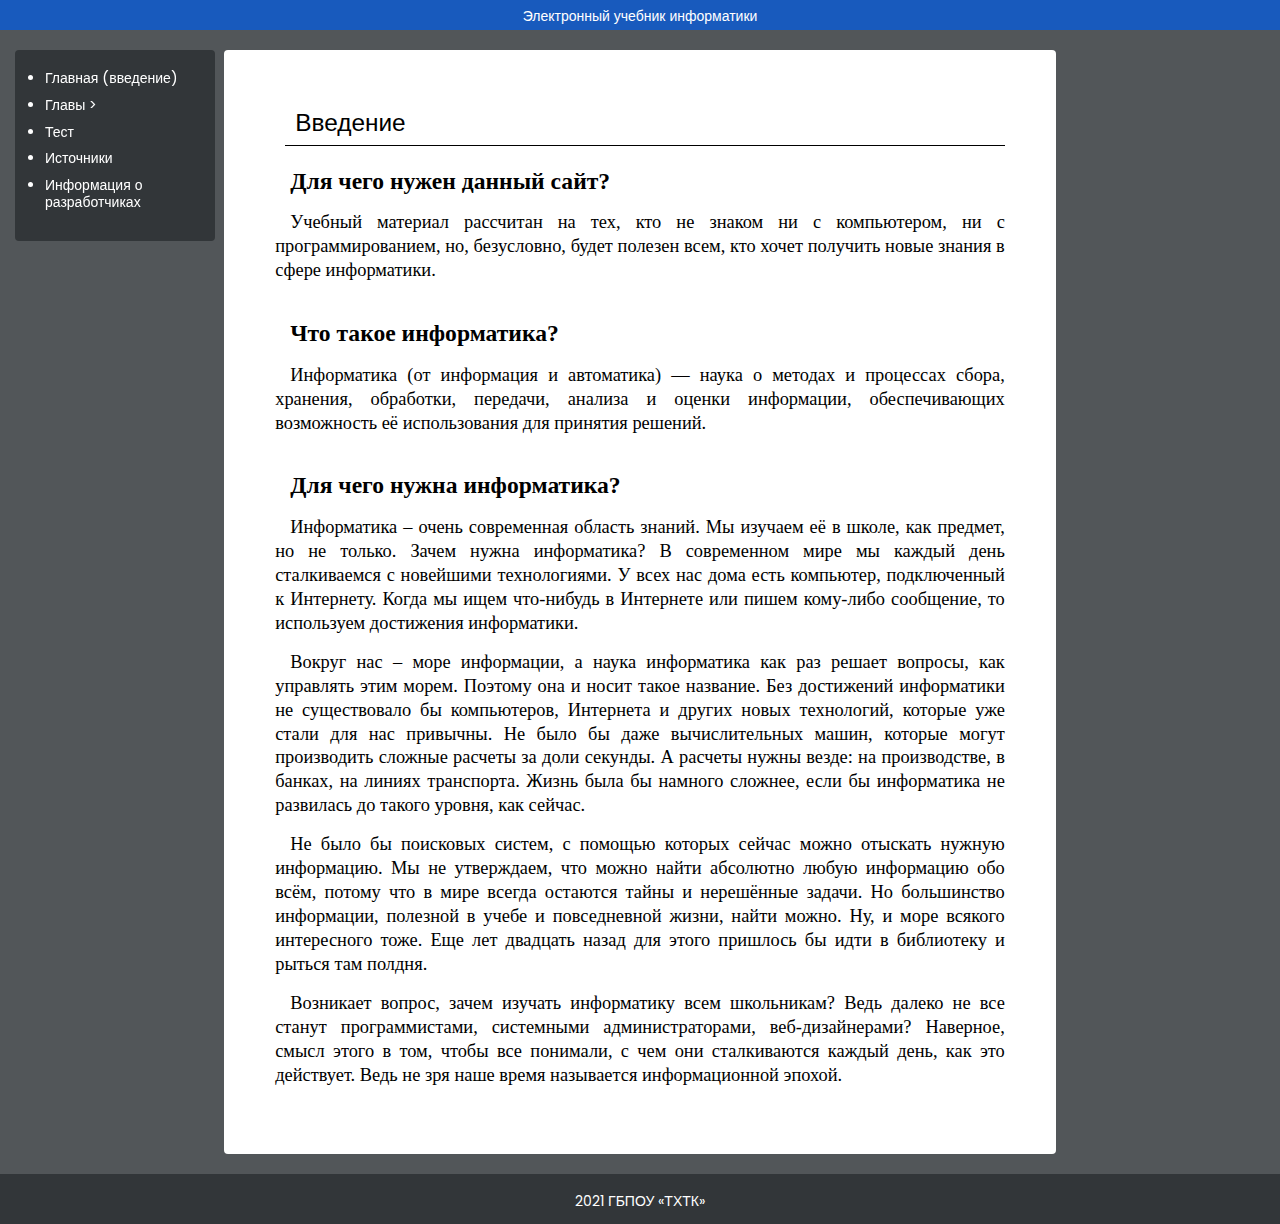
<file: index.html>
<!-- файлы с приставкой "_" не отправляются на сборку и игнорируются gulp, их нужно подключать вручную(как в index.html) -->
<!DOCTYPE html>
<html lang="ru">
<head>
    <meta charset="UTF-8">
    <meta name="viewport" content="width=device-width, initial-scale=1.0">
    <title>Учебник</title>

    <link href="https://fonts.googleapis.com/css2?family=Poppins:wght@300;400;500&display=swap" rel="stylesheet">

    <!-- Подключение минимизированных версий стилей:  -->
    <link rel="stylesheet" href="assets/css/style.min.css">
    <!-- полные версии также сохраняются в папке сборки -->

    <!-- Google Fonts -->
    <link rel="preconnect" href="https://fonts.gstatic.com">
    <link href="https://fonts.googleapis.com/css2?family=Poppins:wght@300;400;500;600;700&display=swap" rel="stylesheet">
</head>
<body>
<header class="header">
    <div class="container">
        <div class="header__inner">
            <h1 class="title">Электронный учебник информатики</h1>
        </div>
    </div>
</header>
<div class="flex-container">
<div class="sidebar">
    <div class="container">
        <div class="sidebar__inner">
            <div class="sidebar__menu menu">
                <div class="menu__item">
                    <ul class="list">
                        <a href="index.html"><li class="list__item">Главная (введение)</li></a>
                        <a href="" id="chapter-toggle"><li class="list__item">Главы <span class="arrow"><p>></p></span></li></a>
                        <ul class="list outgoing--list">
                            <a href="chapter_1.html">
                                <li class="list__item">Глава 1. Информация</li>
                            </a>
                            <a href="chapter_2.html">
                                <li class="list__item">Глава 2. Аппапатура</li>
                            </a>
                            <a href="chapter_3.html">
                                <li class="list__item">Глава 3. Программы</li>
                            </a>
                        </ul>
                        <a href="quiz.html"><li class="list__item">Тест</li></a>
                        <a href="sources.html"><li class="list__item">Источники</li></a>
                        <a href="about.html"><li class="list__item">Информация о разработчиках</li></a>
                    </ul>
                </div>
            </div>
        </div>
    </div>
</div>



<main class="main">
    
    <div class="chapterTitle">
        Введение
    </div>
    <div class="main__text">
        <p class="subtitle">Для чего нужен данный сайт?</p>

        <p>Учебный материал рассчитан на тех, кто не знаком ни с компьютером, ни с программированием, но, безусловно, будет полезен всем, кто хочет получить новые знания в сфере информатики.</p>

        <p class="subtitle">Что такое информатика?</p>

        <P>Информатика (от информация и автоматика) — наука о методах и процессах сбора, хранения, обработки, передачи, анализа и оценки информации, обеспечивающих возможность её использования для принятия решений.</P>
        
        <p class="subtitle">Для чего нужна информатика?</p>

        <p>Информатика – очень современная область знаний. Мы изучаем её в школе, как предмет, но не только. Зачем нужна информатика? В современном мире мы каждый день сталкиваемся с новейшими технологиями. У всех нас дома есть компьютер, подключенный к Интернету. Когда мы ищем что-нибудь в Интернете или пишем кому-либо сообщение, то используем достижения информатики.</p>
        <p>Вокруг нас – море информации, а наука информатика как раз решает вопросы, как управлять этим морем. Поэтому она и носит такое название. Без достижений информатики не существовало бы компьютеров, Интернета и других новых технологий, которые уже стали для нас привычны. Не было бы даже вычислительных машин, которые могут производить сложные расчеты за доли секунды. А расчеты нужны везде: на производстве, в банках, на линиях транспорта. Жизнь была бы намного сложнее, если бы информатика не развилась до такого уровня, как сейчас.</p>
        <p>Не было бы поисковых систем, с помощью которых сейчас можно отыскать нужную информацию. Мы не утверждаем, что можно найти абсолютно любую информацию обо всём, потому что в мире всегда остаются тайны и нерешённые задачи. Но большинство информации, полезной в учебе и повседневной жизни, найти можно. Ну, и море всякого интересного тоже. Еще лет двадцать назад для этого пришлось бы идти в библиотеку и рыться там полдня.</p>
        <p>Возникает вопрос, зачем изучать информатику всем школьникам? Ведь далеко не все станут программистами, системными администраторами, веб-дизайнерами? Наверное, смысл этого в том, чтобы все понимали, с чем они сталкиваются каждый день, как это действует. Ведь не зря наше время называется информационной эпохой.</p>
    
    
    </div>
    
</main>

</div>
    

    <!-- Подключение минимизированных версий скриптов: -->
    <script src="assets/js/script.min.js"></script>
    <!-- полные версии также сохраняются в папке сборки -->
</body>
<footer class="footer">
    <div class="footer__container">
        <p>2021 ГБПОУ «ТХТК»</p>
    </div>
</footer>
</html>
</file>
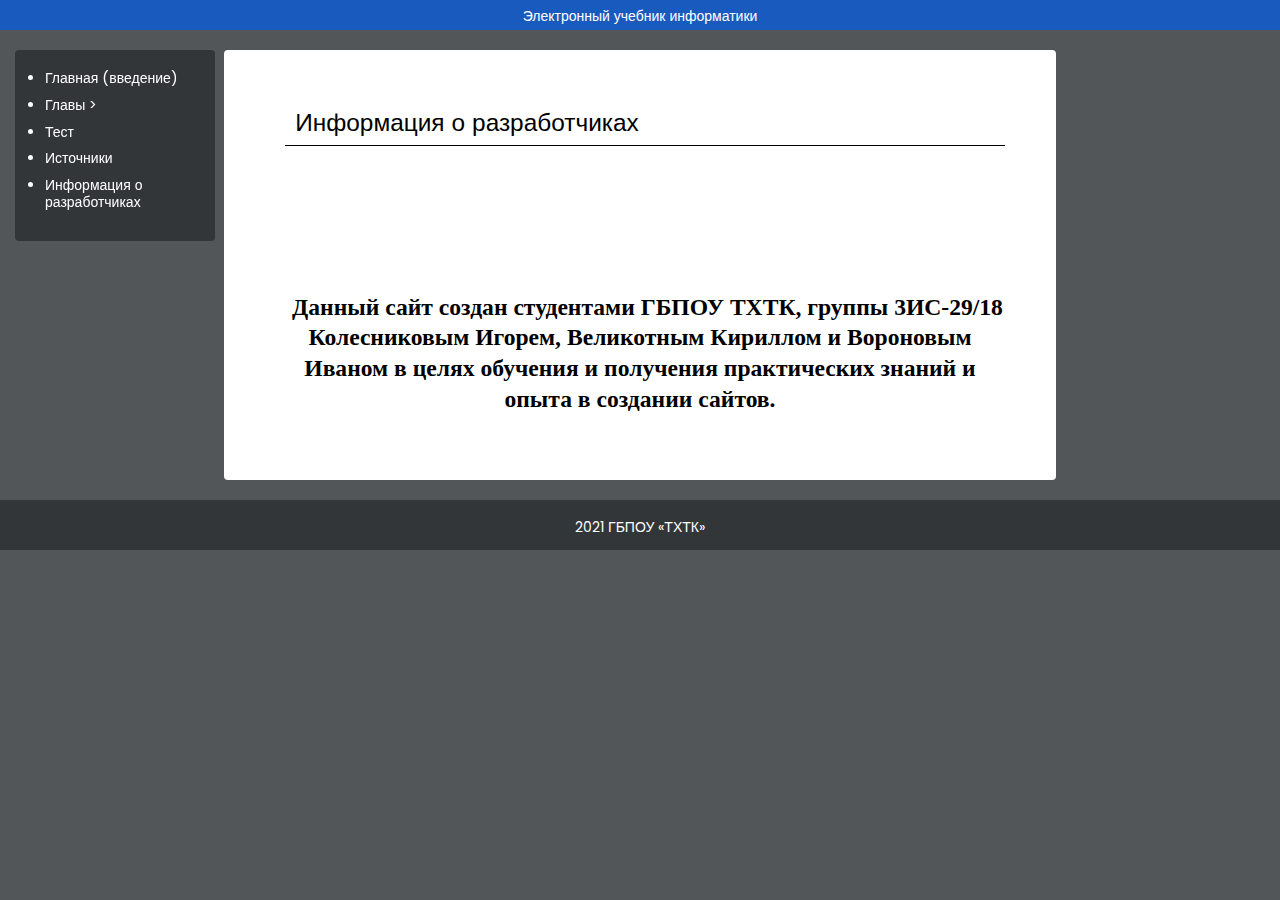
<file: about.html>
<!-- файлы с приставкой "_" не отправляются на сборку и игнорируются gulp, их нужно подключать вручную(как в index.html) -->
<!DOCTYPE html>
<html lang="ru">
<head>
    <meta charset="UTF-8">
    <meta name="viewport" content="width=device-width, initial-scale=1.0">
    <title>Учебник</title>

    <link href="https://fonts.googleapis.com/css2?family=Poppins:wght@300;400;500&display=swap" rel="stylesheet">

    <!-- Подключение минимизированных версий стилей:  -->
    <link rel="stylesheet" href="assets/css/style.min.css">
    <!-- полные версии также сохраняются в папке сборки -->

    <!-- Google Fonts -->
    <link rel="preconnect" href="https://fonts.gstatic.com">
    <link href="https://fonts.googleapis.com/css2?family=Poppins:wght@300;400;500;600;700&display=swap" rel="stylesheet">
</head>
<body>
<header class="header">
    <div class="container">
        <div class="header__inner">
            <h1 class="title">Электронный учебник информатики</h1>
        </div>
    </div>
</header>
<div class="flex-container">
<div class="sidebar">
    <div class="container">
        <div class="sidebar__inner">
            <div class="sidebar__menu menu">
                <div class="menu__item">
                    <ul class="list">
                        <a href="index.html"><li class="list__item">Главная (введение)</li></a>
                        <a href="" id="chapter-toggle"><li class="list__item">Главы <span class="arrow"><p>></p></span></li></a>
                        <ul class="list outgoing--list">
                            <a href="chapter_1.html">
                                <li class="list__item">Глава 1. Информация</li>
                            </a>
                            <a href="chapter_2.html">
                                <li class="list__item">Глава 2. Аппапатура</li>
                            </a>
                            <a href="chapter_3.html">
                                <li class="list__item">Глава 3. Программы</li>
                            </a>
                        </ul>
                        <a href="quiz.html"><li class="list__item">Тест</li></a>
                        <a href="sources.html"><li class="list__item">Источники</li></a>
                        <a href="about.html"><li class="list__item">Информация о разработчиках</li></a>
                    </ul>
                </div>
            </div>
        </div>
    </div>
</div>



<main class="main">

    <div class="chapterTitle">
        Информация о разработчиках
    </div>
    <div class="main__text">
        <p class="centered-text about">Данный сайт создан студентами ГБПОУ ТХТК, группы 3ИС-29/18 Колесниковым Игорем, Великотным Кириллом и Вороновым Иваном в целях обучения и получения практических знаний и опыта в создании сайтов.</p>
    </div>
</main>

</div>
    

    <!-- Подключение минимизированных версий скриптов: -->
    <script src="assets/js/script.min.js"></script>
    <!-- полные версии также сохраняются в папке сборки -->
</body>
<footer class="footer">
    <div class="footer__container">
        <p>2021 ГБПОУ «ТХТК»</p>
    </div>
</footer>
</html>
</file>
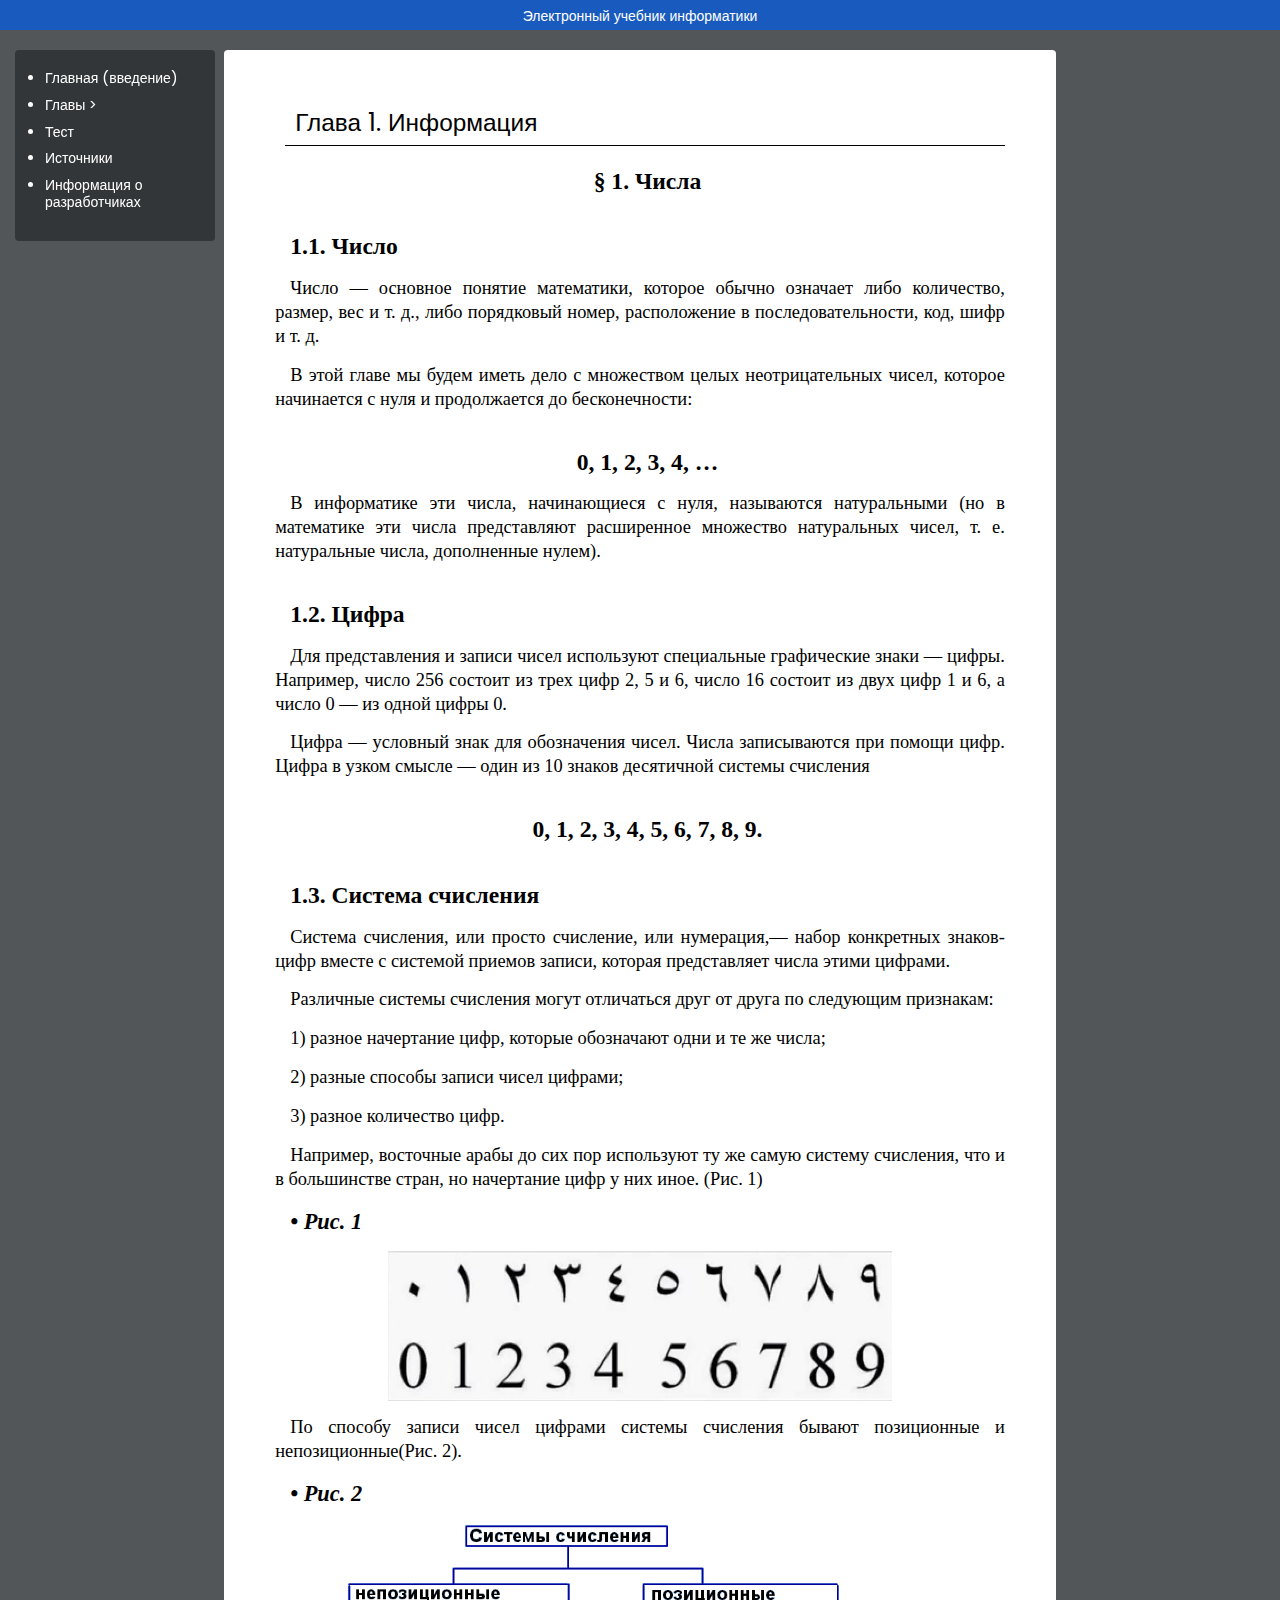
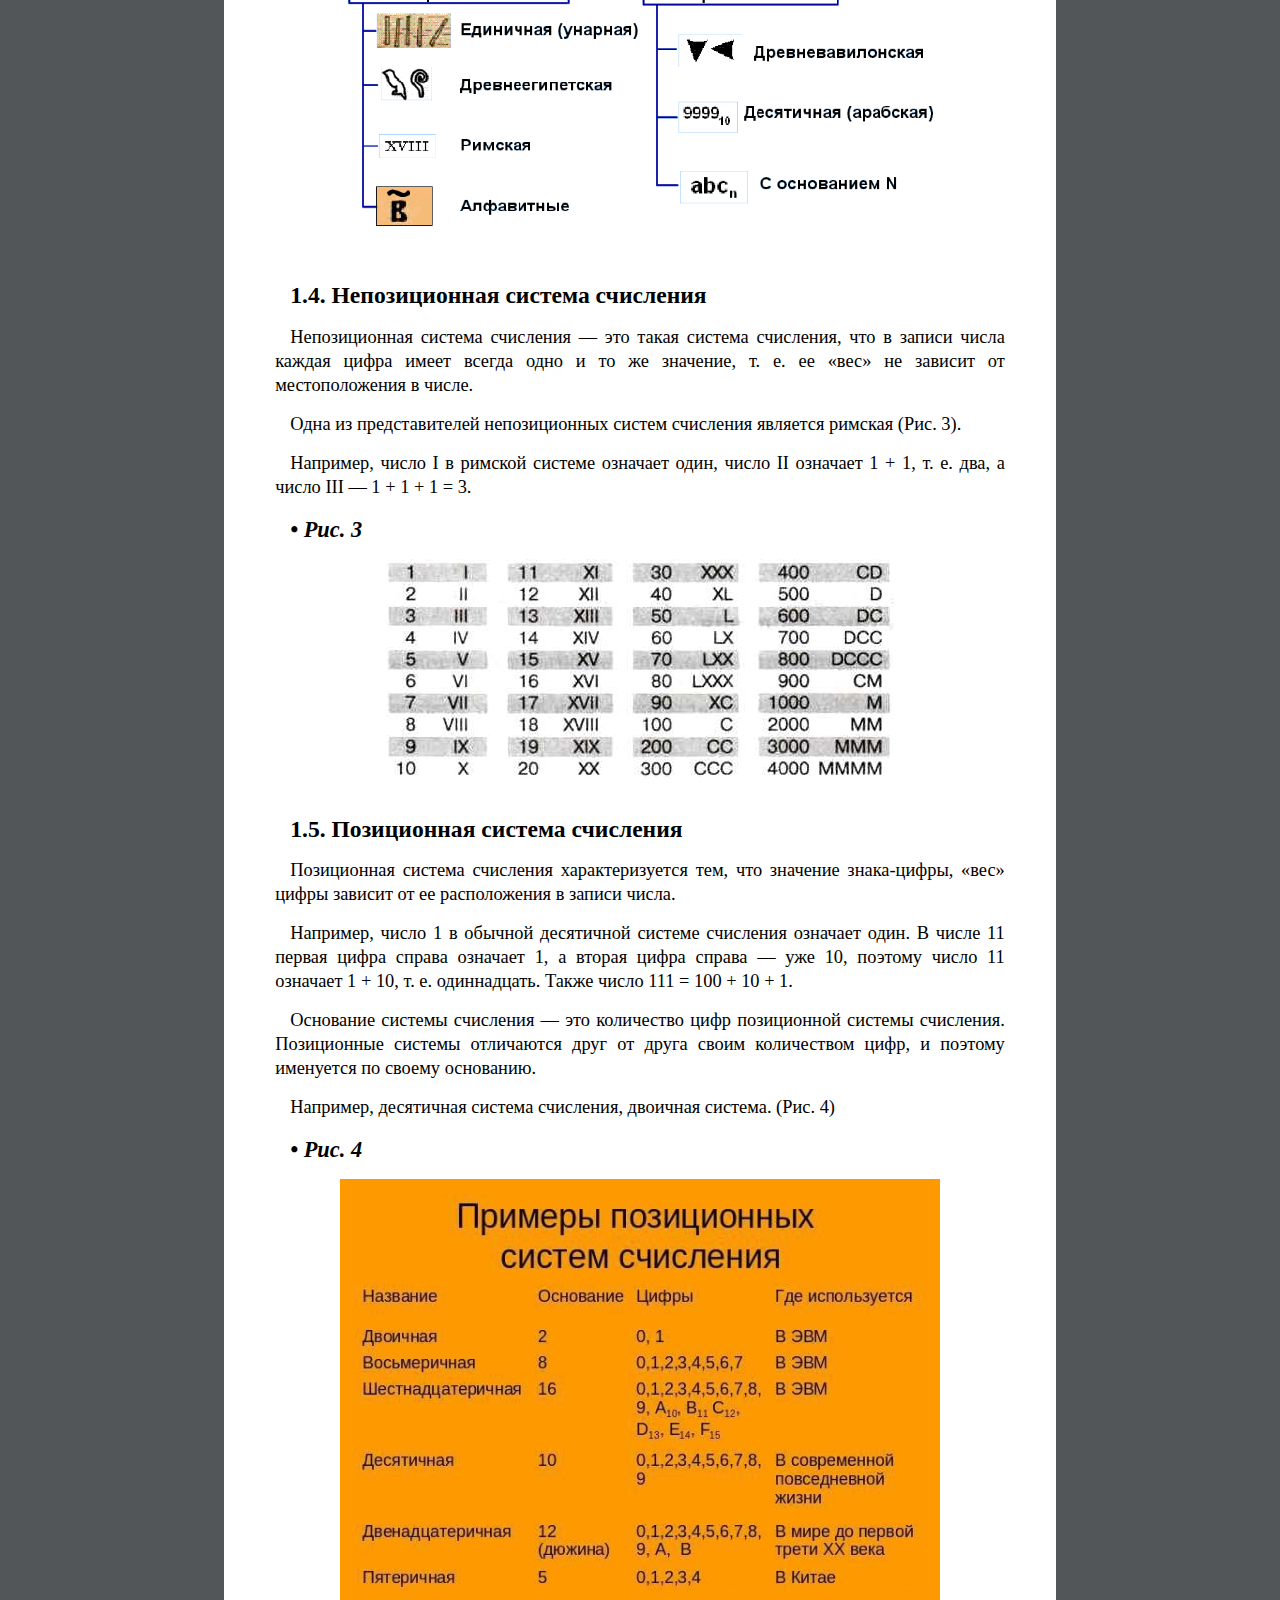
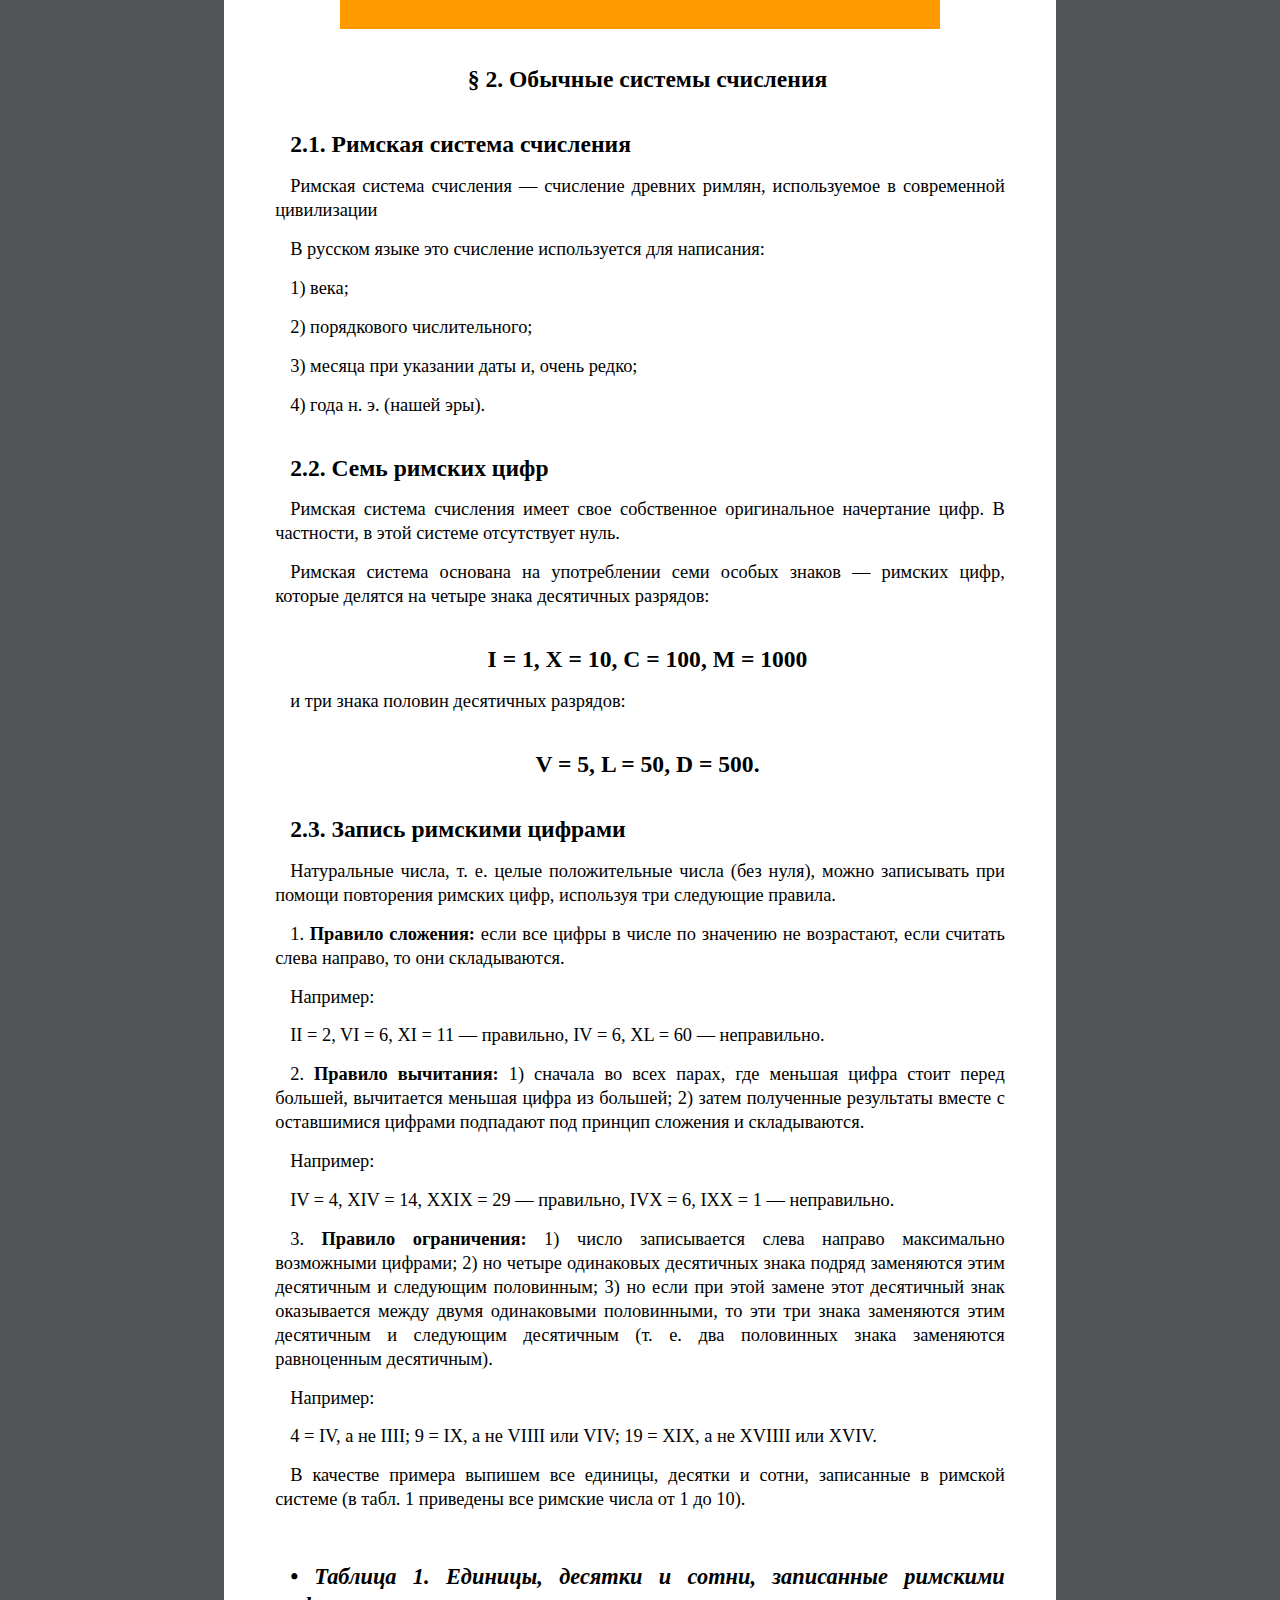
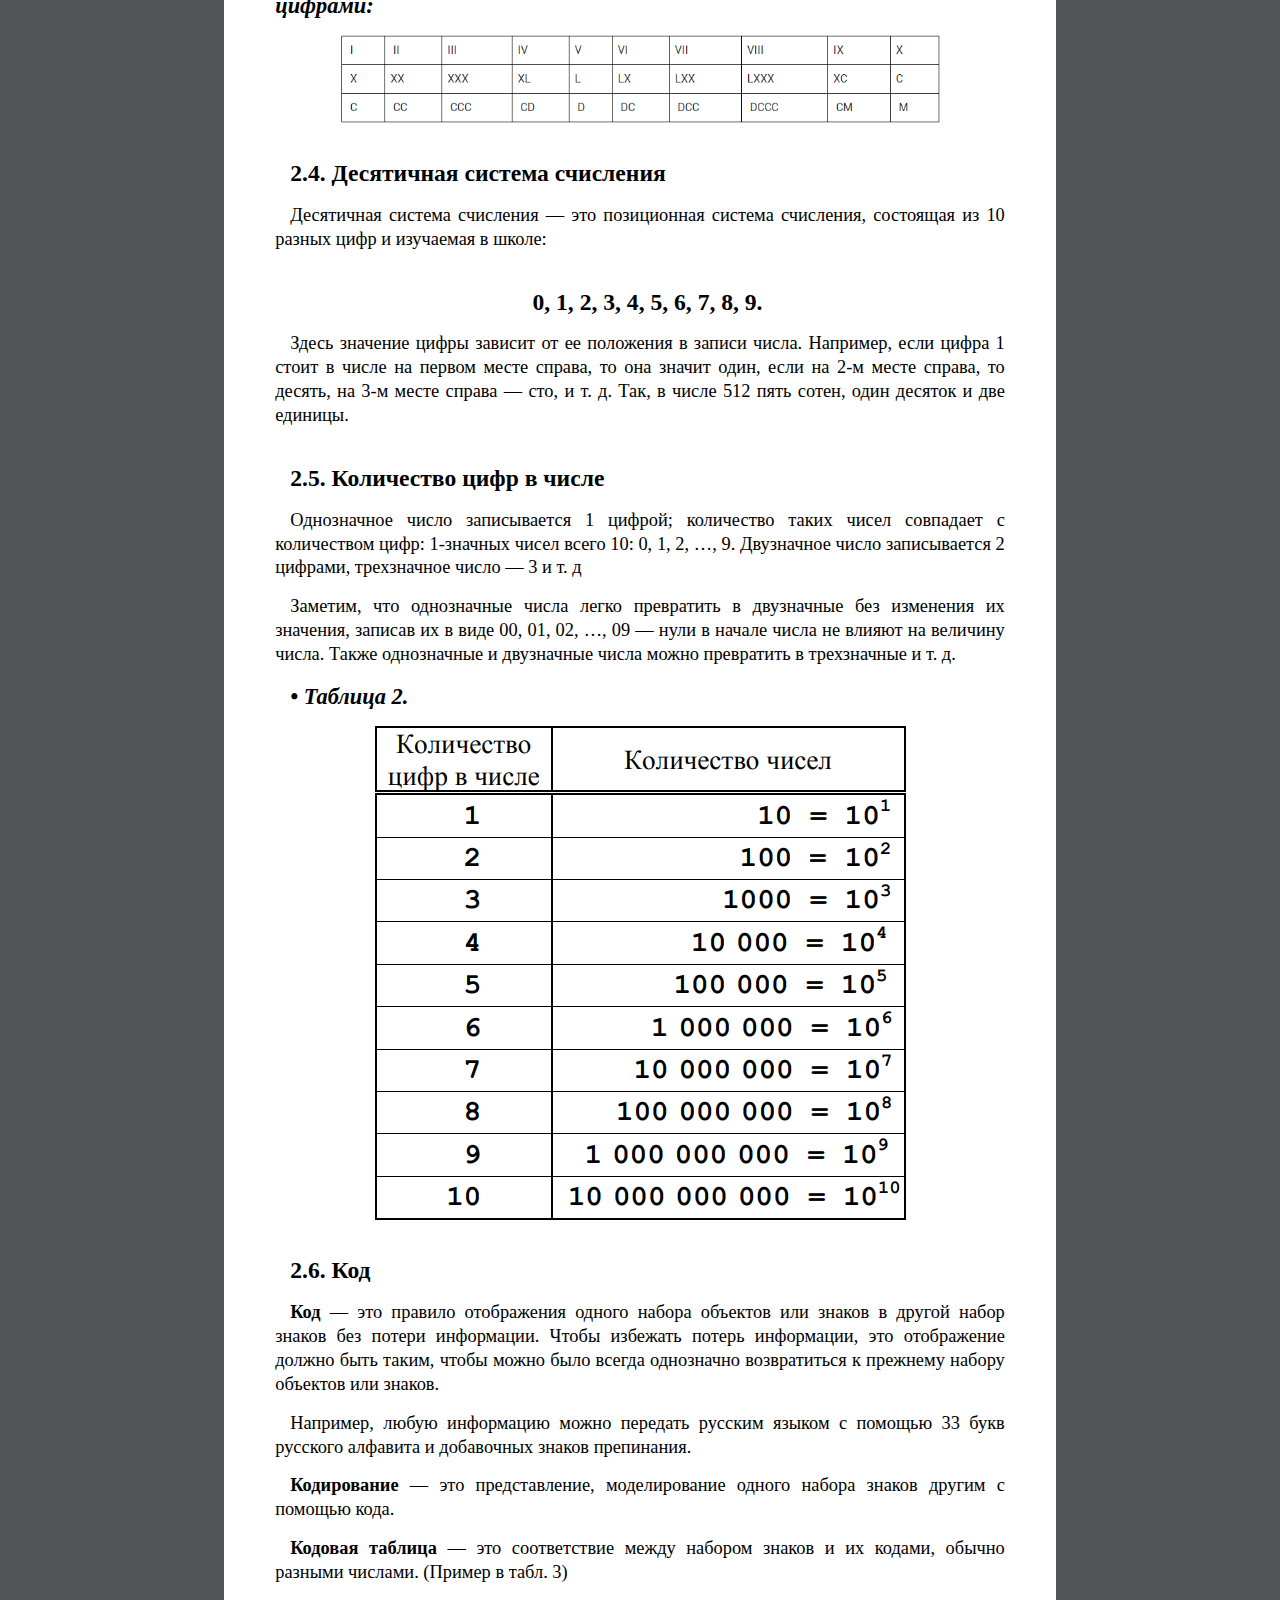
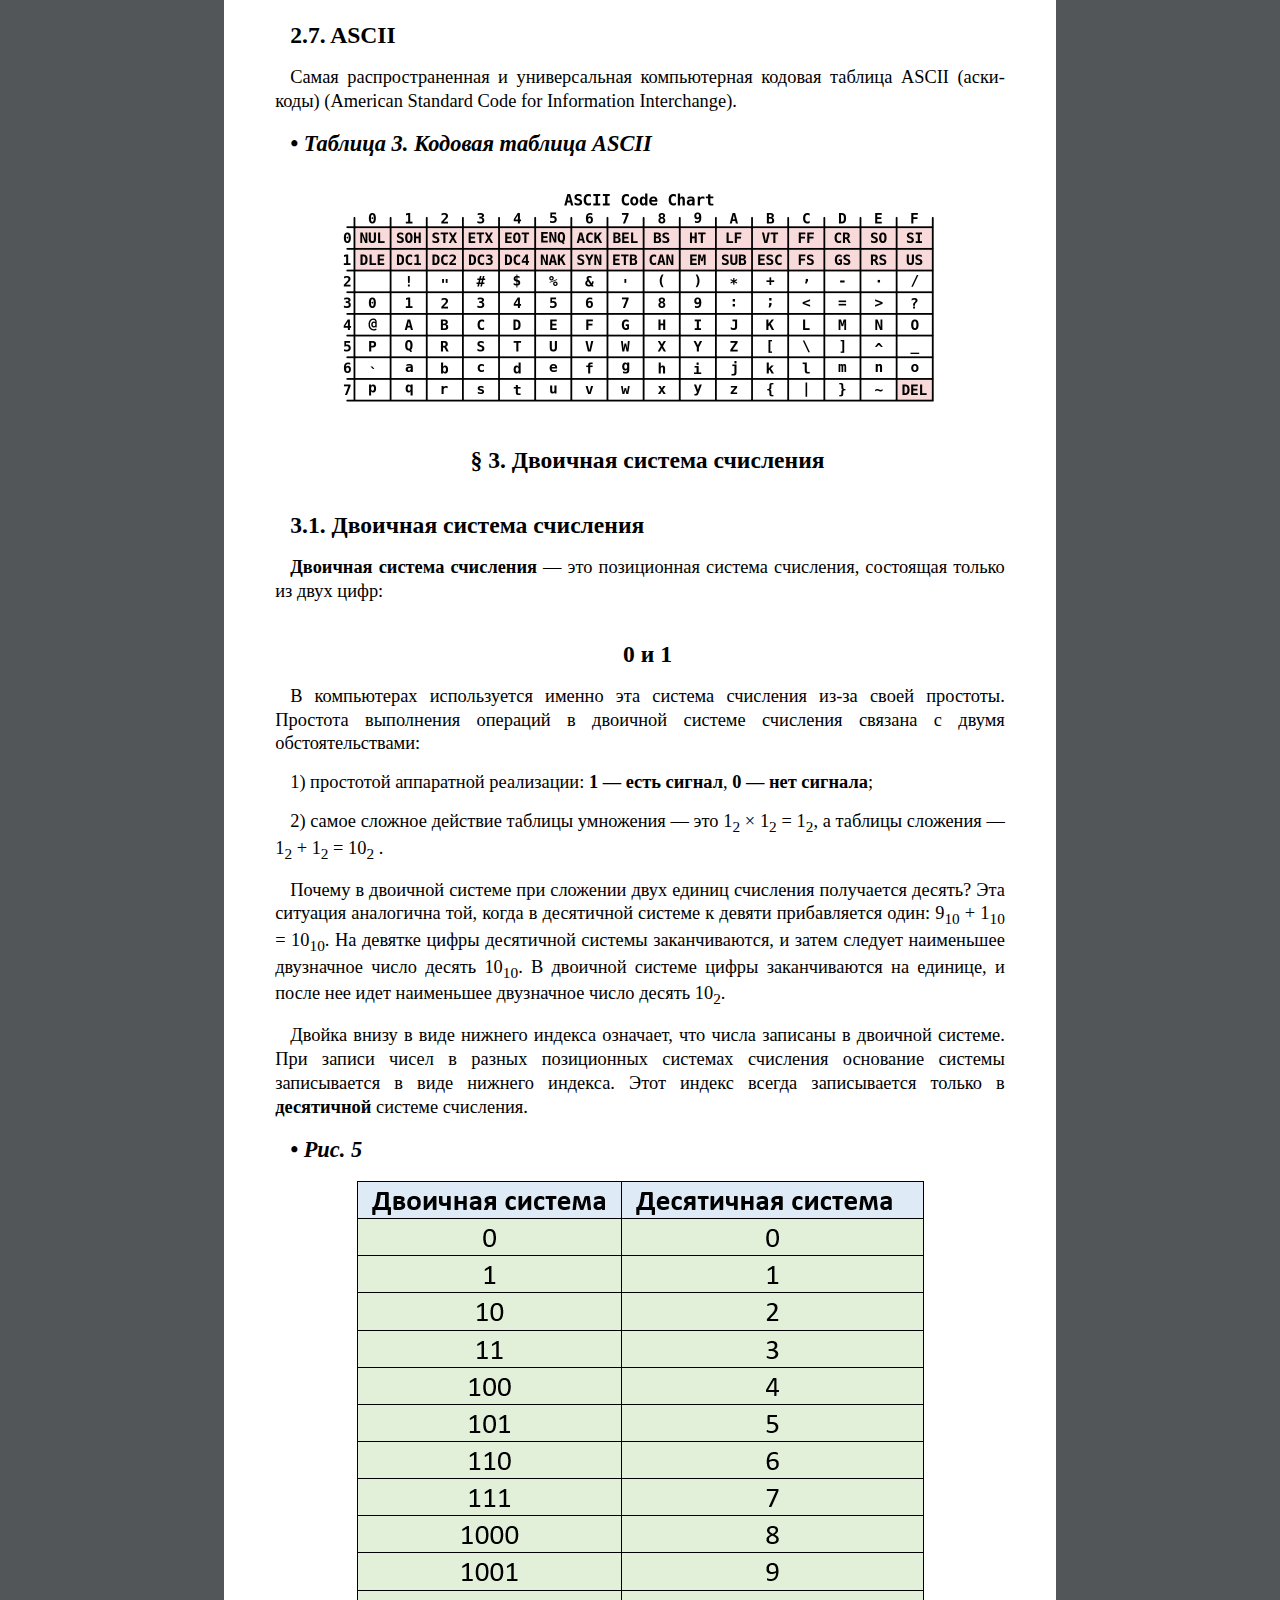
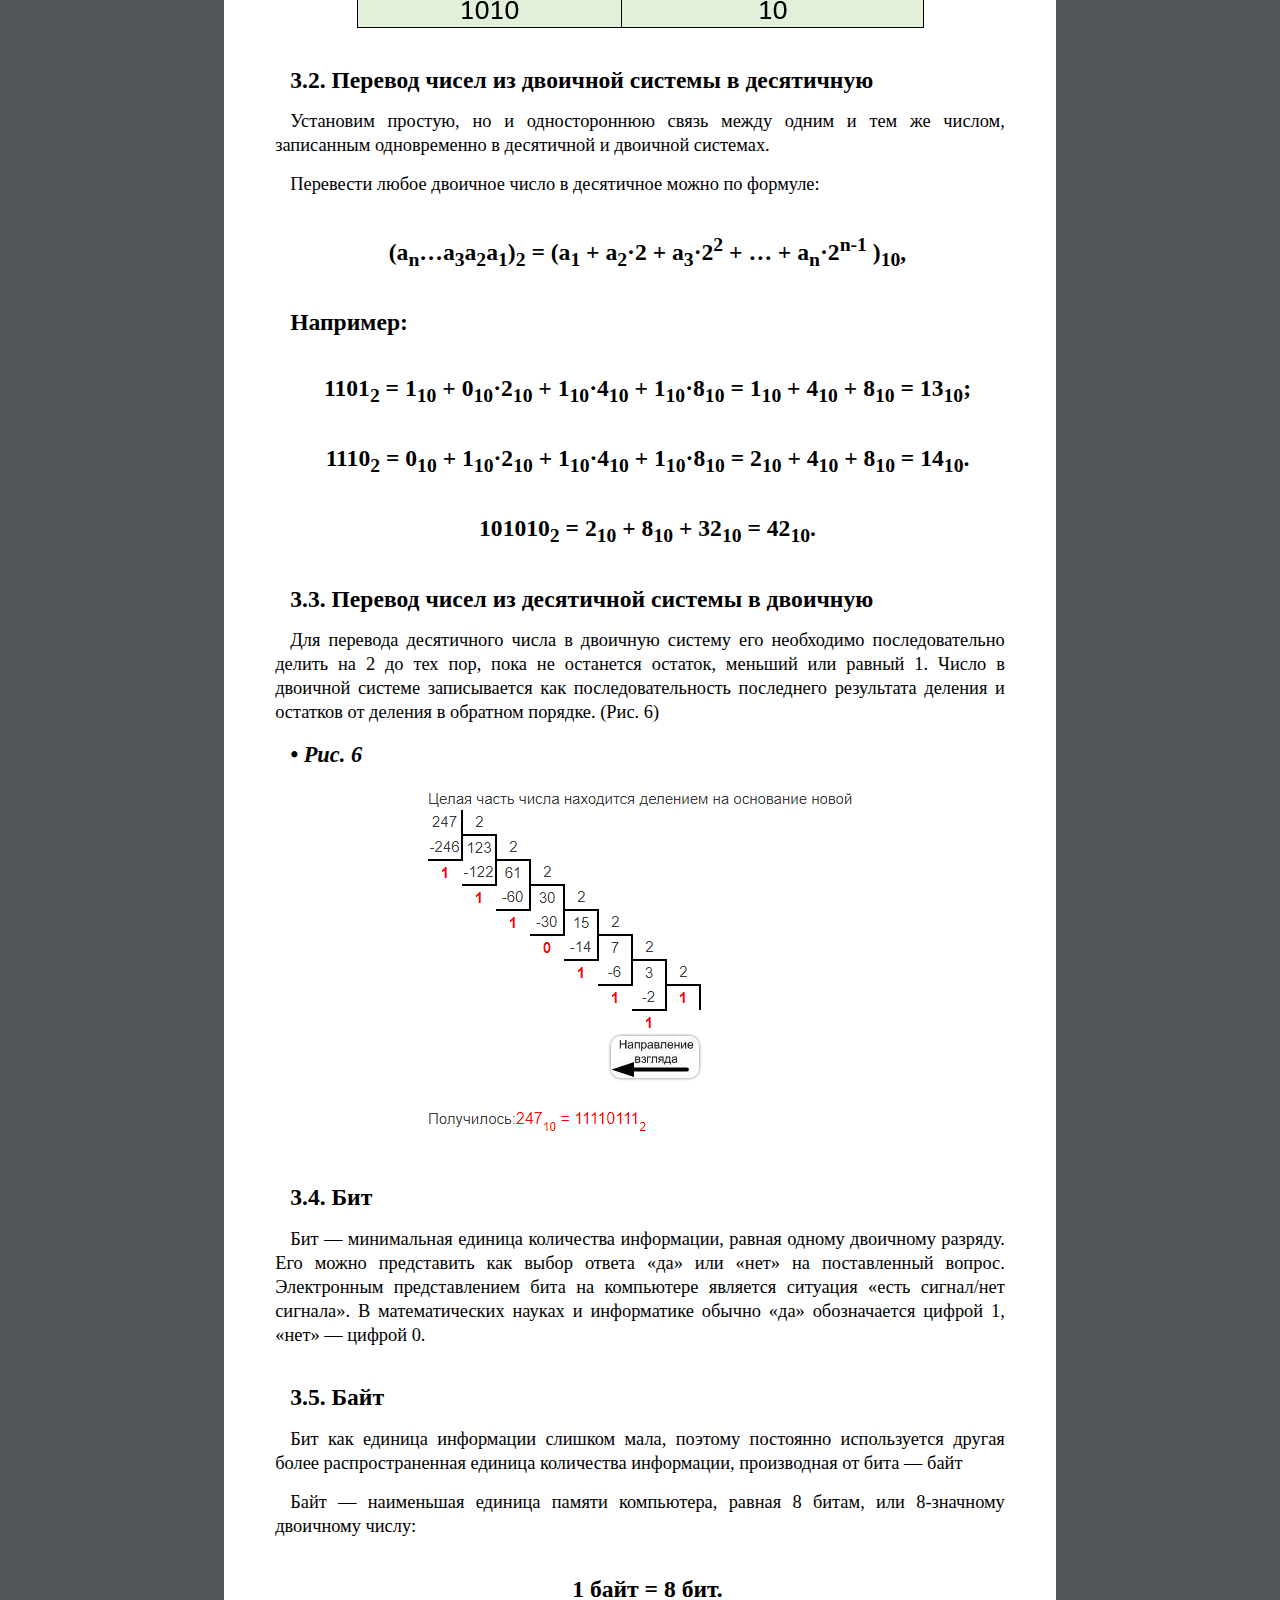
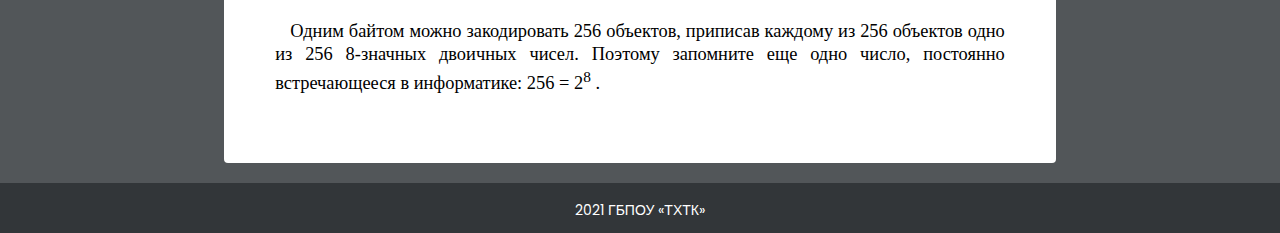
<file: chapter_1.html>
<!-- файлы с приставкой "_" не отправляются на сборку и игнорируются gulp, их нужно подключать вручную(как в index.html) -->
<!DOCTYPE html>
<html lang="ru">
<head>
    <meta charset="UTF-8">
    <meta name="viewport" content="width=device-width, initial-scale=1.0">
    <title>Учебник</title>

    <link href="https://fonts.googleapis.com/css2?family=Poppins:wght@300;400;500&display=swap" rel="stylesheet">

    <!-- Подключение минимизированных версий стилей:  -->
    <link rel="stylesheet" href="assets/css/style.min.css">
    <!-- полные версии также сохраняются в папке сборки -->

    <!-- Google Fonts -->
    <link rel="preconnect" href="https://fonts.gstatic.com">
    <link href="https://fonts.googleapis.com/css2?family=Poppins:wght@300;400;500;600;700&display=swap" rel="stylesheet">
</head>
<body>
<header class="header">
    <div class="container">
        <div class="header__inner">
            <h1 class="title">Электронный учебник информатики</h1>
        </div>
    </div>
</header>
<div class="flex-container">
<div class="sidebar">
    <div class="container">
        <div class="sidebar__inner">
            <div class="sidebar__menu menu">
                <div class="menu__item">
                    <ul class="list">
                        <a href="index.html"><li class="list__item">Главная (введение)</li></a>
                        <a href="" id="chapter-toggle"><li class="list__item">Главы <span class="arrow"><p>></p></span></li></a>
                        <ul class="list outgoing--list">
                            <a href="chapter_1.html">
                                <li class="list__item">Глава 1. Информация</li>
                            </a>
                            <a href="chapter_2.html">
                                <li class="list__item">Глава 2. Аппапатура</li>
                            </a>
                            <a href="chapter_3.html">
                                <li class="list__item">Глава 3. Программы</li>
                            </a>
                        </ul>
                        <a href="quiz.html"><li class="list__item">Тест</li></a>
                        <a href="sources.html"><li class="list__item">Источники</li></a>
                        <a href="about.html"><li class="list__item">Информация о разработчиках</li></a>
                    </ul>
                </div>
            </div>
        </div>
    </div>
</div>



<main class="main">

    <div class="chapterTitle">
        Глава 1. Информация
    </div>
    <div class="main__text">
        <p class="centered-text">§ 1. Числа</p>

        <p class="subtitle">1.1. Число</p>
        <p>Число — основное понятие математики, которое обычно означает либо количество, размер, вес и т. д., либо порядковый номер, расположение в последовательности, код, шифр и т. д.</p>
        <p>В этой главе мы будем иметь дело с множеством целых неотрицательных чисел, которое начинается с нуля и продолжается до бесконечности:</p>
        <p class="centered-text">0, 1, 2, 3, 4, …</p>
        <p>В информатике эти числа, начинающиеся с нуля, называются натуральными (но в математике эти числа представляют расширенное множество натуральных чисел, т. е. натуральные числа, дополненные нулем).</p>
        
        <p class="subtitle">1.2. Цифра</p>

        <p>Для представления и записи чисел используют специальные графические знаки — цифры. Например, число 256 состоит из трех цифр 2, 5 и 6, число 16 состоит из двух цифр 1 и 6, а число 0 — из одной цифры 0.</p>
        <p>Цифра — условный знак для обозначения чисел. Числа записываются при помощи цифр. Цифра в узком смысле — один из 10 знаков десятичной системы счисления</p>
        <p class="centered-text">0, 1, 2, 3, 4, 5, 6, 7, 8, 9.</p>

        <p class="subtitle">1.3. Система счисления</p>

        <p>Система счисления, или просто счисление, или нумерация,— набор конкретных знаков-цифр вместе с системой приемов записи, которая представляет числа этими цифрами.</p>
        <p>Различные системы счисления могут отличаться друг от друга по следующим признакам:</p>
        <p>1) разное начертание цифр, которые обозначают одни и те же числа;</p>
        <p>2) разные способы записи чисел цифрами;</p>
        <p>3) разное количество цифр.</p>
        <p>Например, восточные арабы до сих пор используют ту же самую систему счисления, что и в большинстве стран, но начертание цифр у них иное. (Рис. 1)</p>

        <p class="image">
            Рис. 1
            <img height="150px" src="assets/img/east-ar-num.jpg" alt="east-ar-num.jpg">
        </p>
        
        <p>По способу записи чисел цифрами системы счисления бывают позиционные и непозиционные(Рис. 2).</p>

        <p class="image">
            Рис. 2
            <img width="600px" src="assets/img/number_systems2.png" alt="number systems.jpg">
        </p>

        <p class="subtitle">1.4. Непозиционная система счисления</p>

        <p>Непозиционная система счисления — это такая система счисления, что в записи числа каждая цифра имеет всегда одно и то же значение, т. е. ее «вес» не зависит от местоположения в числе.</p>
        <p>Одна из представителей непозиционных систем счисления является римская (Рис. 3).</p>
        <p>Например, число I в римской системе означает один, число II означает 1 + 1, т. е. два, а число III — 1 + 1 + 1 = 3.</p>

        <p class="image">
            Рис. 3
            <img src="assets/img/rome_number_system.jpg" alt="Rome number systems.jpg">
        </p>

        <p class="subtitle">1.5. Позиционная система счисления</p>

        <p>Позиционная система счисления характеризуется тем, что значение знака-цифры, «вес» цифры зависит от ее расположения в записи числа.</p>
        <p>Например, число 1 в обычной десятичной системе счисления означает один. В числе 11 первая цифра справа означает 1, а вторая цифра справа — уже 10, поэтому число 11 означает 1 + 10, т. е. одиннадцать. Также число 111 = 100 + 10 + 1.</p>
        <p>Основание системы счисления — это количество цифр позиционной системы счисления. Позиционные системы отличаются друг от друга своим количеством цифр, и поэтому именуется по своему основанию.</p>
        <p>Например, десятичная система счисления, двоичная система. (Рис. 4)</p>

        <p class="image">
            Рис. 4
            <img width="600px" src="assets/img/pos_system.jpg" alt="Rome number systems.jpg">
        </p>

        <p class="centered-text">§ 2. Обычные системы счисления</p>

        <p class="subtitle">2.1. Римская система счисления</p>

        <p>Римская система счисления — счисление древних римлян, используемое в современной цивилизации</p>
        <p>В русском языке это счисление используется для написания:</p>
        <p>1) века;</p>
        <p>2) порядкового числительного;</p>
        <p>3) месяца при указании даты и, очень редко;</p>
        <p>4) года н. э. (нашей эры).</p>

        <p class="subtitle">2.2. Семь римских цифр</p>

        <p>Римская система счисления имеет свое собственное оригинальное начертание цифр. В частности, в этой системе отсутствует нуль.</p>
        <p>Римская система основана на употреблении семи особых знаков — римских цифр, которые делятся на четыре знака десятичных разрядов:</p>
        
        <p class="centered-text">I = 1, X = 10, C = 100, M = 1000</p>

        <p>и три знака половин десятичных разрядов:</p>

        <p class="centered-text">V = 5, L = 50, D = 500.</p>

        <p class="subtitle">2.3. Запись римскими цифрами</p>

        <p>Натуральные числа, т. е. целые положительные числа (без нуля), можно записывать при помощи повторения римских цифр, используя три следующие правила.</p>
        <p>1. <u class="bold">Правило сложения:</u> если все цифры в числе по значению не возрастают, если считать слева направо, то они складываются.</p>
        <p>Например:</p>
        <p>II = 2, VI = 6, XI = 11 — правильно, IV = 6, XL = 60 — неправильно.</p>
        <p>2. <u class="bold">Правило вычитания:</u> 1) сначала во всех парах, где меньшая цифра стоит перед большей, вычитается меньшая цифра из большей; 2) затем полученные результаты вместе с оставшимися цифрами подпадают под принцип сложения и складываются.</p>
        <p>Например:</p>
        <p>IV = 4, XIV = 14, XXIX = 29 — правильно, IVX = 6, IXX = 1 — неправильно.</p>
        <p>3. <u class="bold">Правило ограничения:</u> 1) число записывается слева направо максимально возможными цифрами; 2) но четыре одинаковых десятичных знака подряд заменяются этим десятичным и следующим половинным; 3) но если при этой замене этот десятичный знак оказывается между двумя одинаковыми половинными, то эти три знака заменяются этим десятичным и следующим десятичным (т. е. два половинных знака заменяются равноценным десятичным).</p>
        <p>Например:</p>
        <p>4 = IV, а не IIII; 9 = IX, а не VIIII или VIV; 19 = XIX, а не XVIIII или XVIV.</p>
        <p>В качестве примера выпишем все единицы, десятки и сотни, записанные в римской системе (в табл. 1 приведены все римские числа от 1 до 10).</p>

        <p class="centered-text"></p>

        <p class="image">
            Таблица 1. Единицы, десятки и сотни, записанные римскими цифрами:
            <img src="assets/img/table_1.png" alt="table_1">
        </p>

        <p class="subtitle">2.4. Десятичная система счисления</p>
        
        <p>Десятичная система счисления — это позиционная система счисления, состоящая из 10 разных цифр и изучаемая в школе:</p>

        <p class="centered-text">0, 1, 2, 3, 4, 5, 6, 7, 8, 9.</p>

        <p>Здесь значение цифры зависит от ее положения в записи числа. Например, если цифра 1 стоит в числе на первом месте справа, то она значит один, если на 2-м месте справа, то десять, на 3-м месте справа — сто, и т. д. Так, в числе 512 пять сотен, один десяток и две единицы.</p>
    
        <p class="subtitle">2.5. Количество цифр в числе</p>

        <p>Однозначное число записывается 1 цифрой; количество таких чисел совпадает с количеством цифр: 1-значных чисел всего 10: 0, 1, 2, …, 9. Двузначное число записывается 2 цифрами, трехзначное число — 3 и т. д</p>
        <p>Заметим, что однозначные числа легко превратить в двузначные без изменения их значения, записав их в виде 00, 01, 02, …, 09 — нули в начале числа не влияют на величину числа. Также однозначные и двузначные числа можно превратить в трехзначные и т. д.</p>
        <p class="image">
            Таблица 2.
            <img src="assets/img/table_2.png" alt="table_2">
        </p>

        <p class="subtitle">2.6. Код</p>

        <p><u class="bold">Код</u> — это правило отображения одного набора объектов или знаков в другой набор знаков без потери информации. Чтобы избежать потерь информации, это отображение должно быть таким, чтобы можно было всегда однозначно возвратиться к прежнему набору объектов или знаков.</p>
        <p>Например, любую информацию можно передать русским языком с помощью 33 букв русского алфавита и добавочных знаков препинания.</p>
        <p><u class="bold">Кодирование</u> — это представление, моделирование одного набора знаков другим с помощью кода.</p>
        <p><u class="bold">Кодовая таблица</u> — это соответствие между набором знаков и их кодами, обычно разными числами. (Пример в табл. 3)</p>

        <p class="subtitle">2.7. ASCII</p>

        <p>Самая распространенная и универсальная компьютерная кодовая таблица ASCII (аски-коды) (American Standard Code for Information Interchange).</p>

        <p class="image">
            Таблица 3. Кодовая таблица ASCII
            <img src="assets/img/table_3.jpg" alt="table_3">
        </p>

        <p class="centered-text">§ 3. Двоичная система счисления</p>

        <p class="subtitle">3.1. Двоичная система счисления</p>

        <p><u class="bold">Двоичная система счисления</u> — это позиционная система счисления, состоящая только из двух цифр:</p>

        <p class="centered-text bold">0 и 1</p>
    
        <p>В компьютерах используется именно эта система счисления из-за своей простоты. Простота выполнения операций в двоичной системе счисления связана с двумя обстоятельствами:</p>
        <p>1) простотой аппаратной реализации: <u class="bold">1 — есть сигнал</u>, <u class="bold">0 — нет сигнала</u>;</p>
        <p>2) самое сложное действие таблицы умножения — это 1<sub>2</sub> × 1<sub>2</sub> = 1<sub>2</sub>, а таблицы сложения — 1<sub>2</sub> + 1<sub>2</sub> = 10<sub>2</sub> .</p>
        <p>Почему в двоичной системе при сложении двух единиц счисления получается десять? Эта ситуация аналогична той, когда в десятичной системе к девяти прибавляется один: 9<sub>10</sub> + 1<sub>10</sub> = 10<sub>10</sub>. На девятке цифры десятичной системы заканчиваются, и затем следует наименьшее двузначное число десять 10<sub>10</sub>. В двоичной системе цифры заканчиваются на единице, и после нее идет наименьшее двузначное число десять 10<sub>2</sub>.</p>
        <p>Двойка внизу в виде нижнего индекса означает, что числа записаны в двоичной системе. При записи чисел в разных позиционных системах счисления основание системы записывается в виде нижнего индекса. Этот индекс всегда записывается только в <u class="bold">десятичной</u> системе счисления. </p>
        
        <p class="image">
            Рис. 5
            <img src="assets/img/two_number_system.png" alt="two_number_system">
        </p>

        <p class="subtitle">3.2. Перевод чисел из двоичной системы в десятичную</p>
        
        <p>Установим простую, но и одностороннюю связь между одним и тем же числом, записанным одновременно в десятичной и двоичной системах.</p>
        <p>Перевести любое двоичное число в десятичное можно по формуле:</p>

        <p class="centered-text">(a<sub>n</sub>…a<sub>3</sub>a<sub>2</sub>a<sub>1</sub>)<sub>2</sub> = (a<sub>1</sub> + a<sub>2</sub>·2 + a<sub>3</sub>·2<sup>2</sup> + … + a<sub>n</sub>·2<sup>n-1</sup> )<sub>10</sub>,</p>

        <p class="subtitle">Например:</p>

        <p class="centered-text">1101<sub>2</sub> = 1<sub>10</sub> + 0<sub>10</sub>·2<sub>10</sub> + 1<sub>10</sub>·4<sub>10</sub> + 1<sub>10</sub>·8<sub>10</sub> = 1<sub>10</sub> + 4<sub>10</sub> + 8<sub>10</sub> = 13<sub>10</sub>;</p>
        <p class="centered-text">1110<sub>2</sub> = 0<sub>10</sub> + 1<sub>10</sub>·2<sub>10</sub> + 1<sub>10</sub>·4<sub>10</sub> + 1<sub>10</sub>·8<sub>10</sub> = 2<sub>10</sub> + 4<sub>10</sub> + 8<sub>10</sub> = 14<sub>10</sub>.</p>
        <p class="centered-text">101010<sub>2</sub> = 2<sub>10</sub> + 8<sub>10</sub> + 32<sub>10</sub> = 42<sub>10</sub>.</p>
    
        <p class="subtitle">3.3. Перевод чисел из десятичной системы в двоичную</p>

        <p>Для перевода десятичного числа в двоичную систему его необходимо последовательно делить на 2 до тех пор, пока не останется остаток, меньший или равный 1. Число в двоичной системе записывается как последовательность последнего результата деления и остатков от деления в обратном порядке. (Рис. 6)</p>
    
        <p class="image">
            Рис. 6
            <img src="assets/img/translate_in_two.png" alt="translate_in_two">
        </p>

        <p class="subtitle">3.4. Бит</p>
        
        <p>Бит — минимальная единица количества информации, равная одному двоичному разряду. Его можно представить как выбор ответа «да» или «нет» на поставленный вопрос. Электронным представлением бита на компьютере является ситуация «есть сигнал/нет сигнала». В математических науках и информатике обычно «да» обозначается цифрой 1, «нет» — цифрой 0.</p>
        
        <p class="subtitle">3.5. Байт</p>
        
        <p>Бит как единица информации слишком мала, поэтому постоянно используется другая более распространенная единица количества информации, производная от бита — байт</p>
        <p>Байт — наименьшая единица памяти компьютера, равная 8 битам, или 8-значному двоичному числу:</p>
        
        <p class="centered-text bold">1 байт = 8 бит.</p>

        <p>Одним байтом можно закодировать 256 объектов, приписав каждому из 256 объектов одно из 256 8-значных двоичных чисел. Поэтому запомните еще одно число, постоянно встречающееся в информатике: 256 = 2<sup>8</sup> .</p>
    </div>
</main>

</div>
    

    <!-- Подключение минимизированных версий скриптов: -->
    <script src="assets/js/script.min.js"></script>
    <!-- полные версии также сохраняются в папке сборки -->
</body>
<footer class="footer">
    <div class="footer__container">
        <p>2021 ГБПОУ «ТХТК»</p>
    </div>
</footer>
</html>
</file>
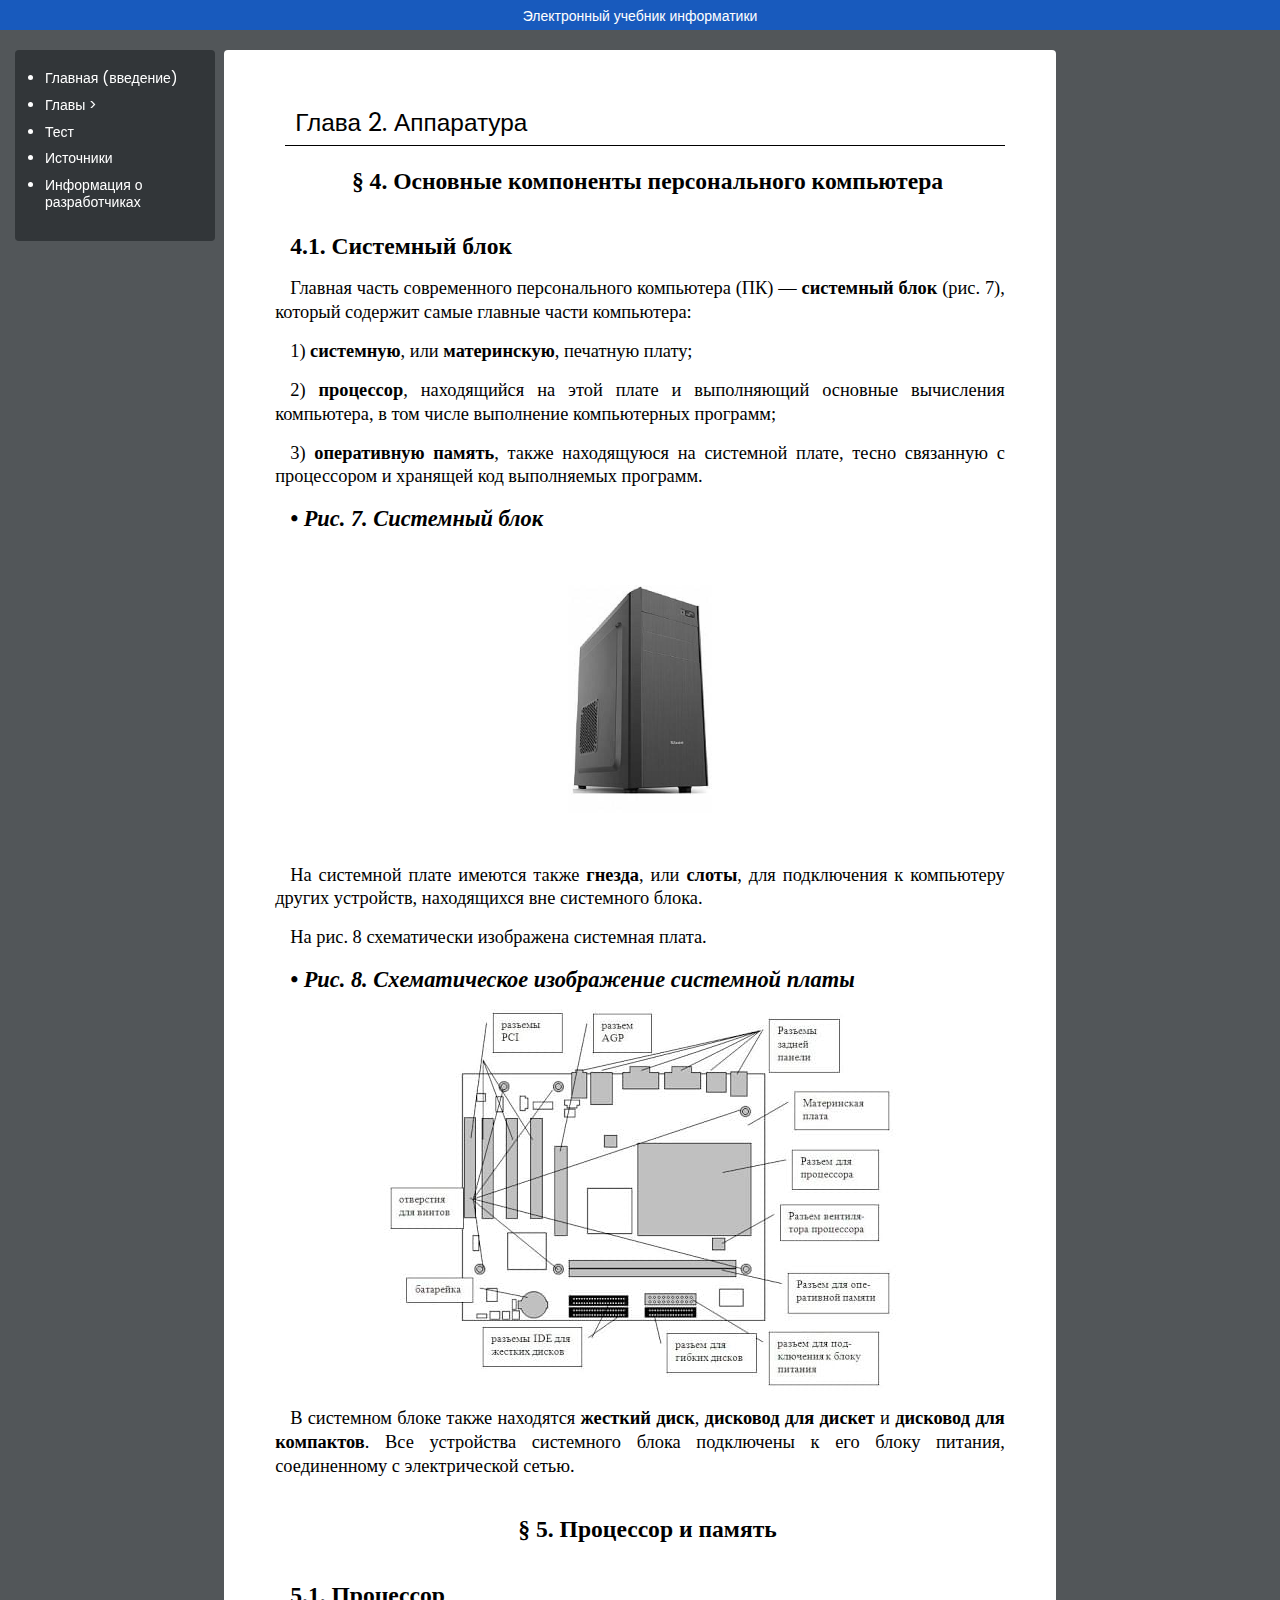
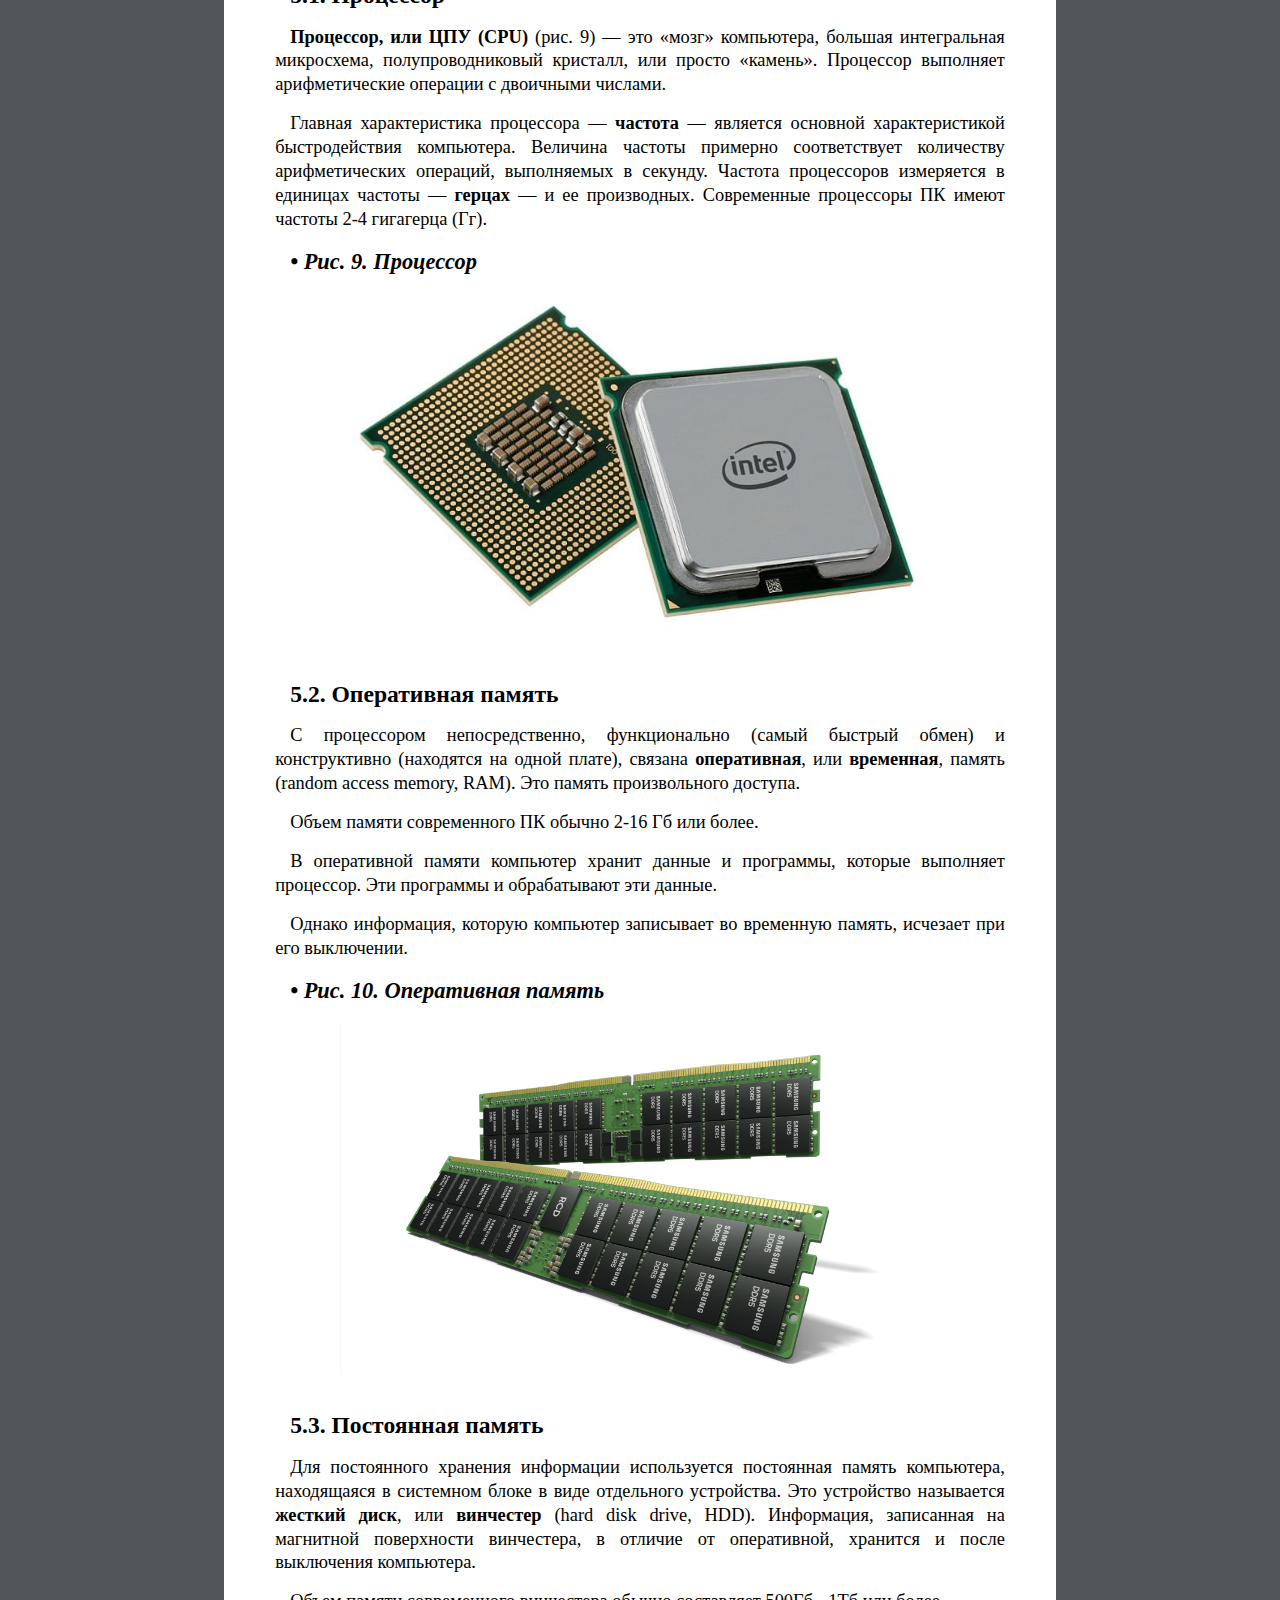
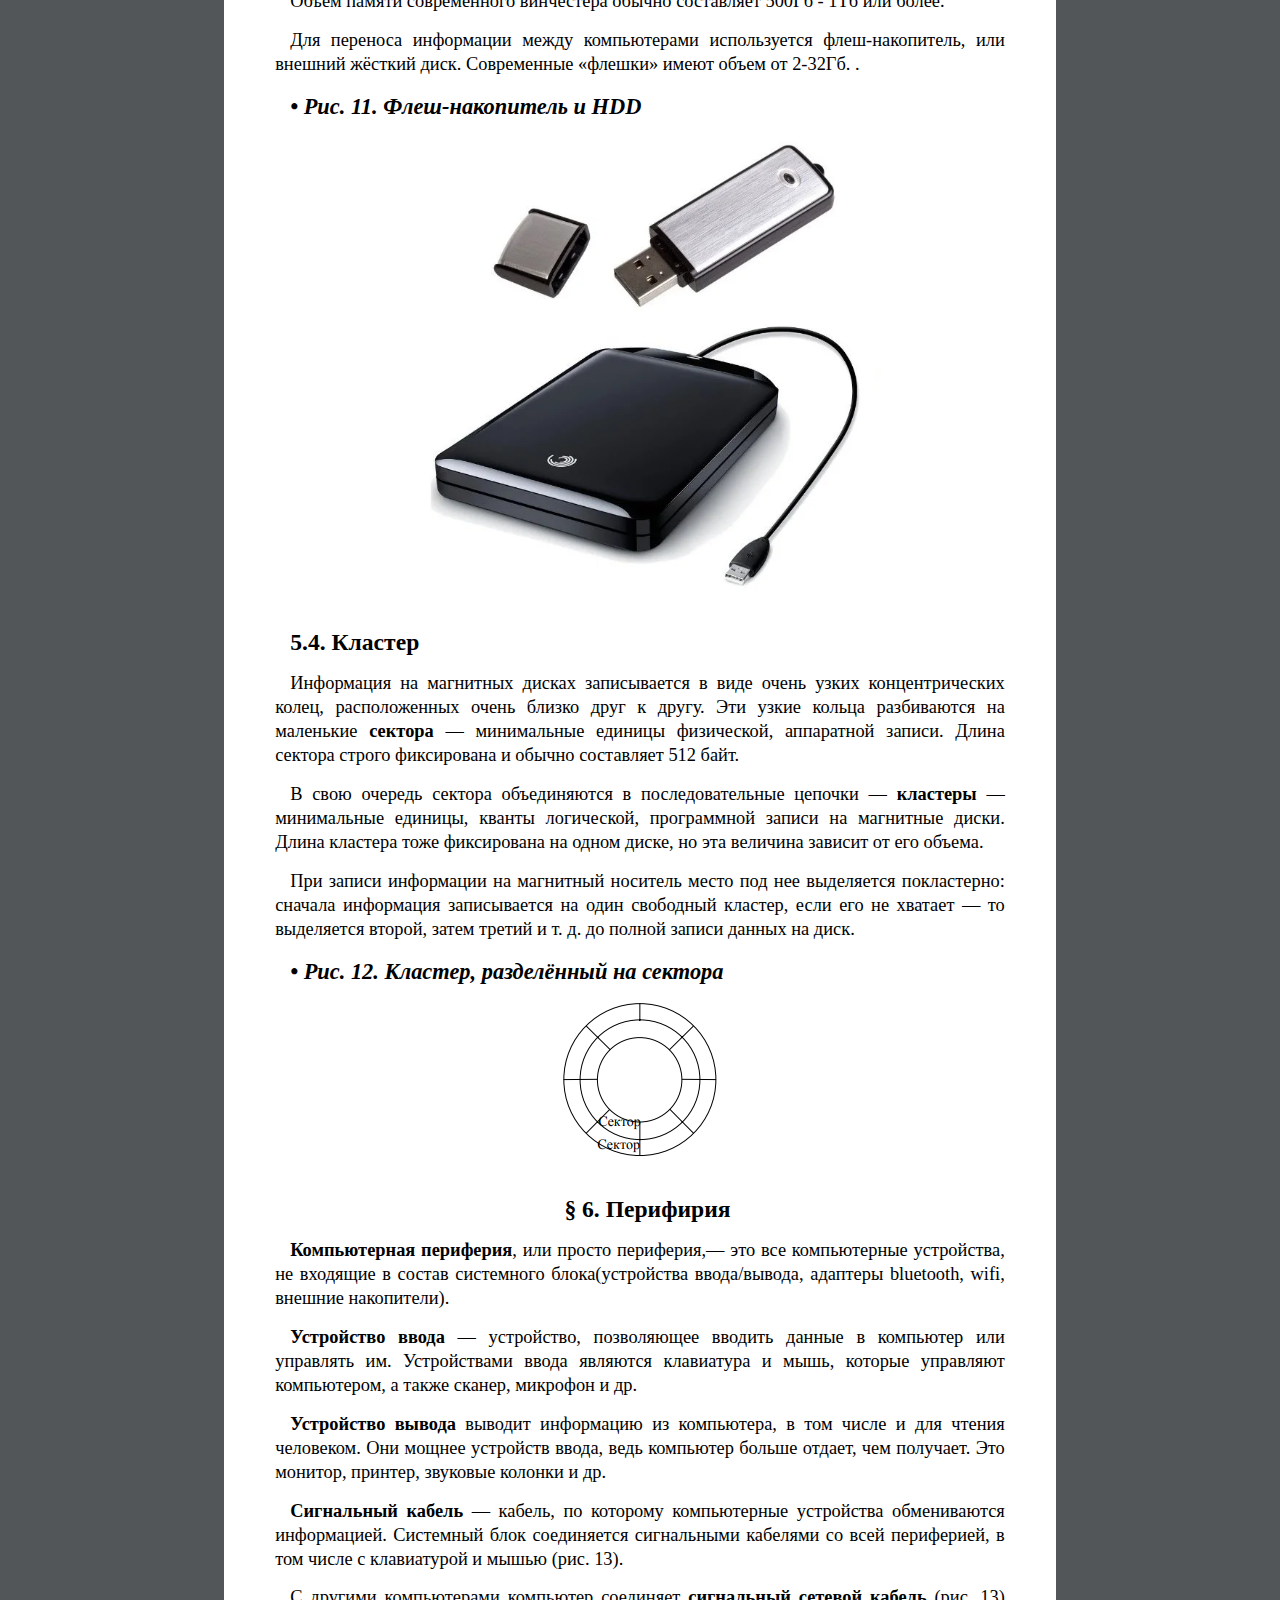
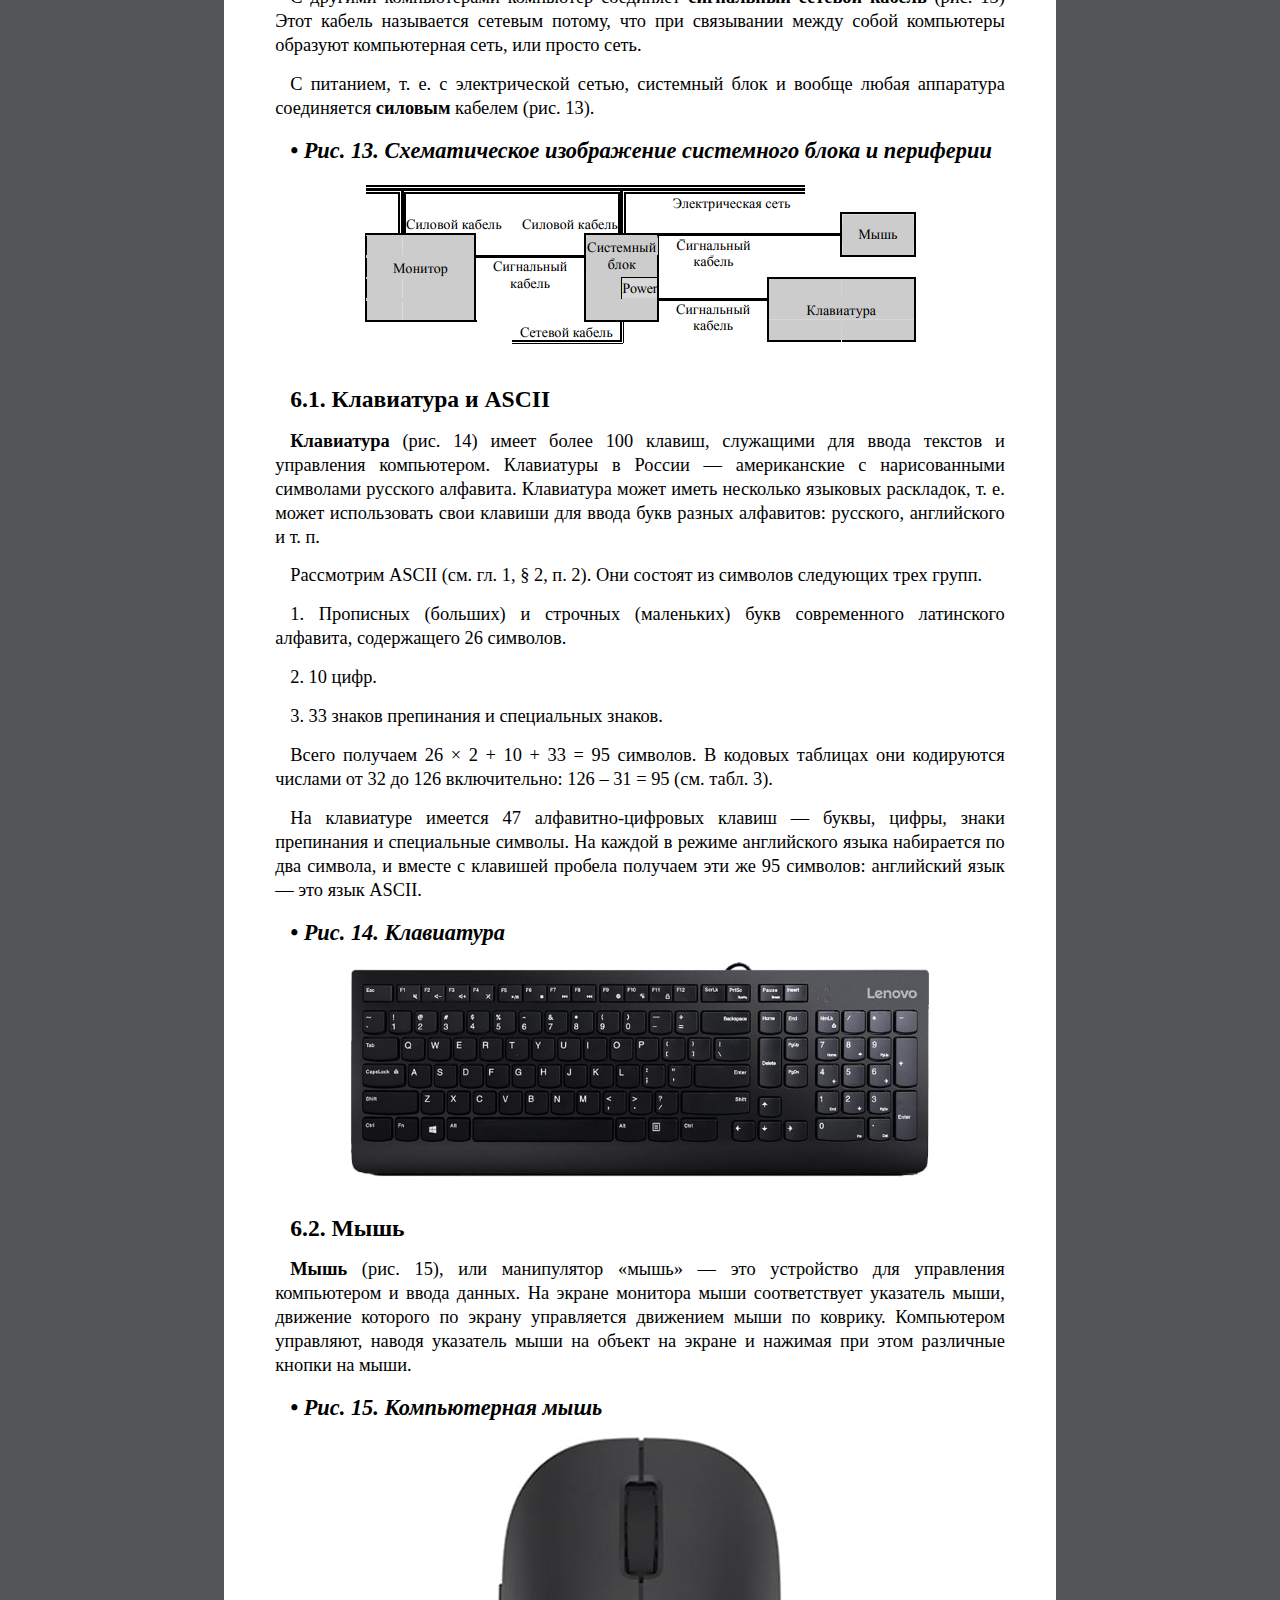
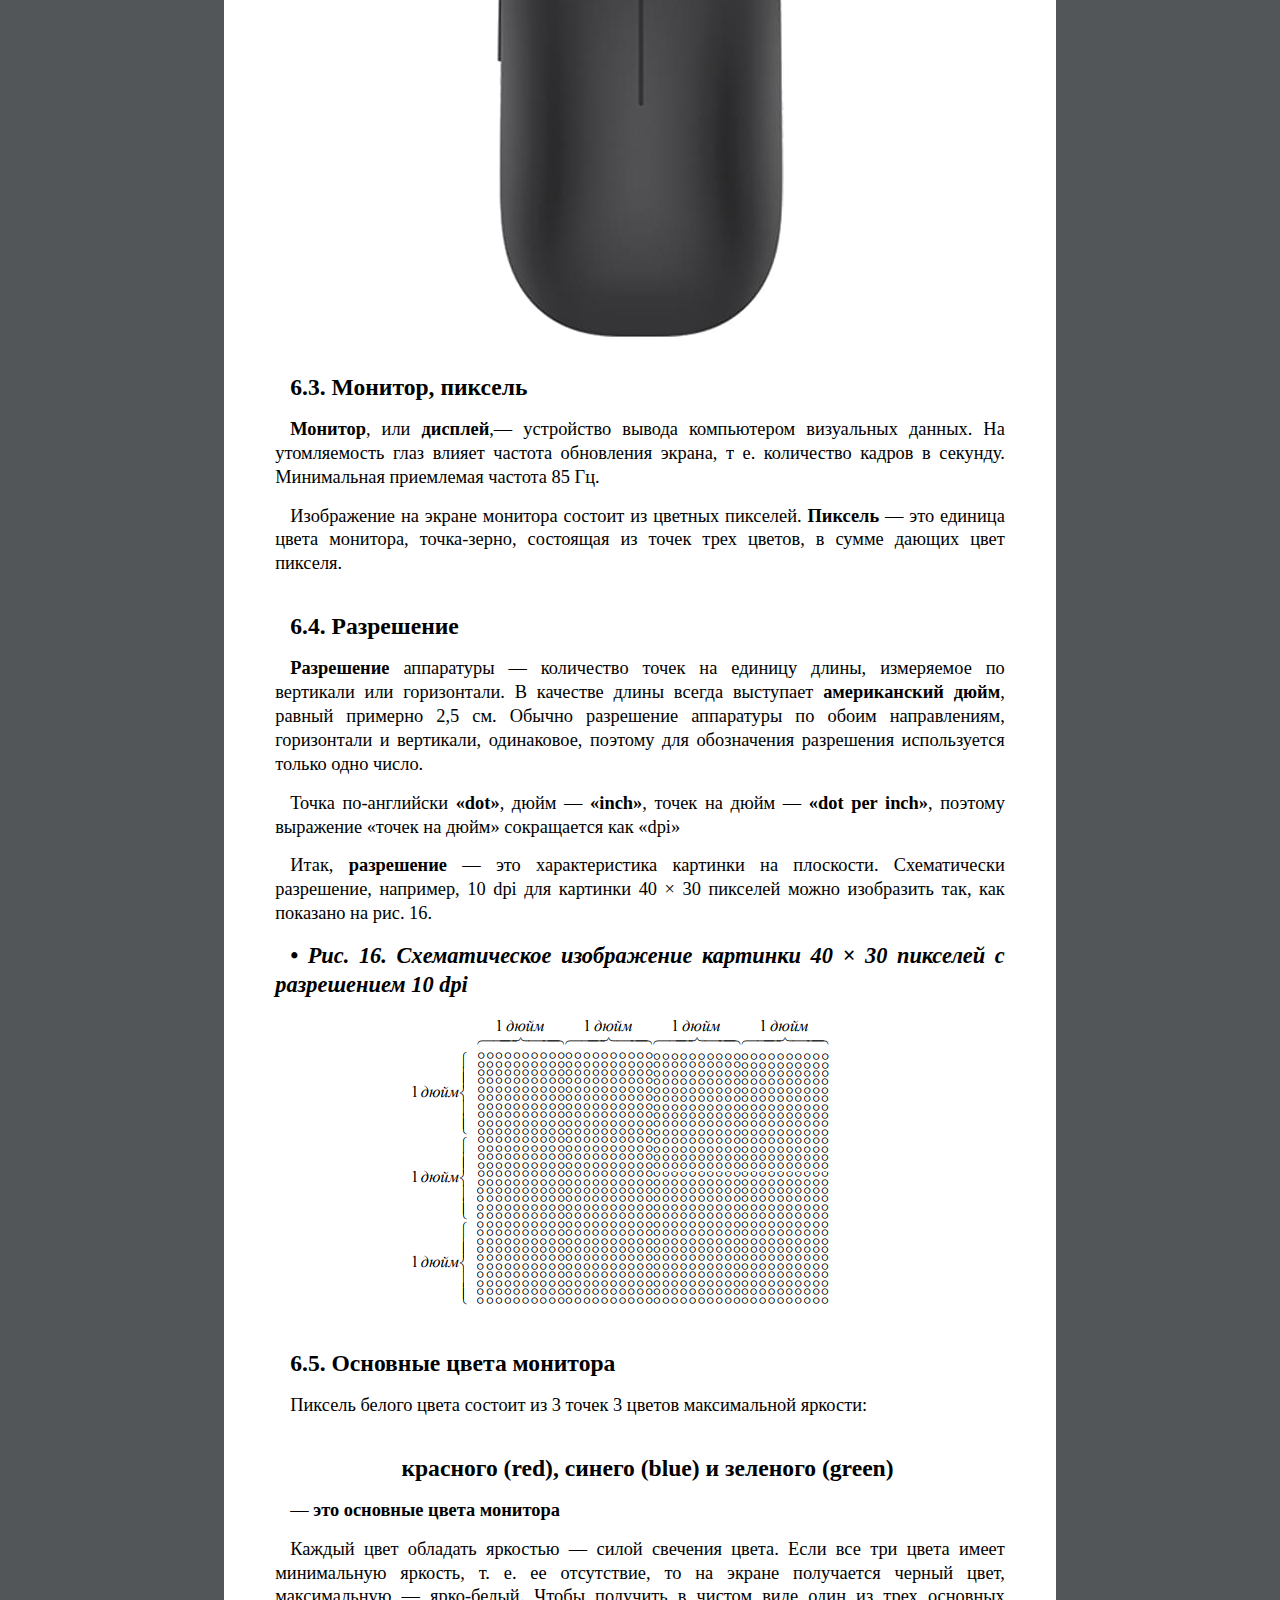
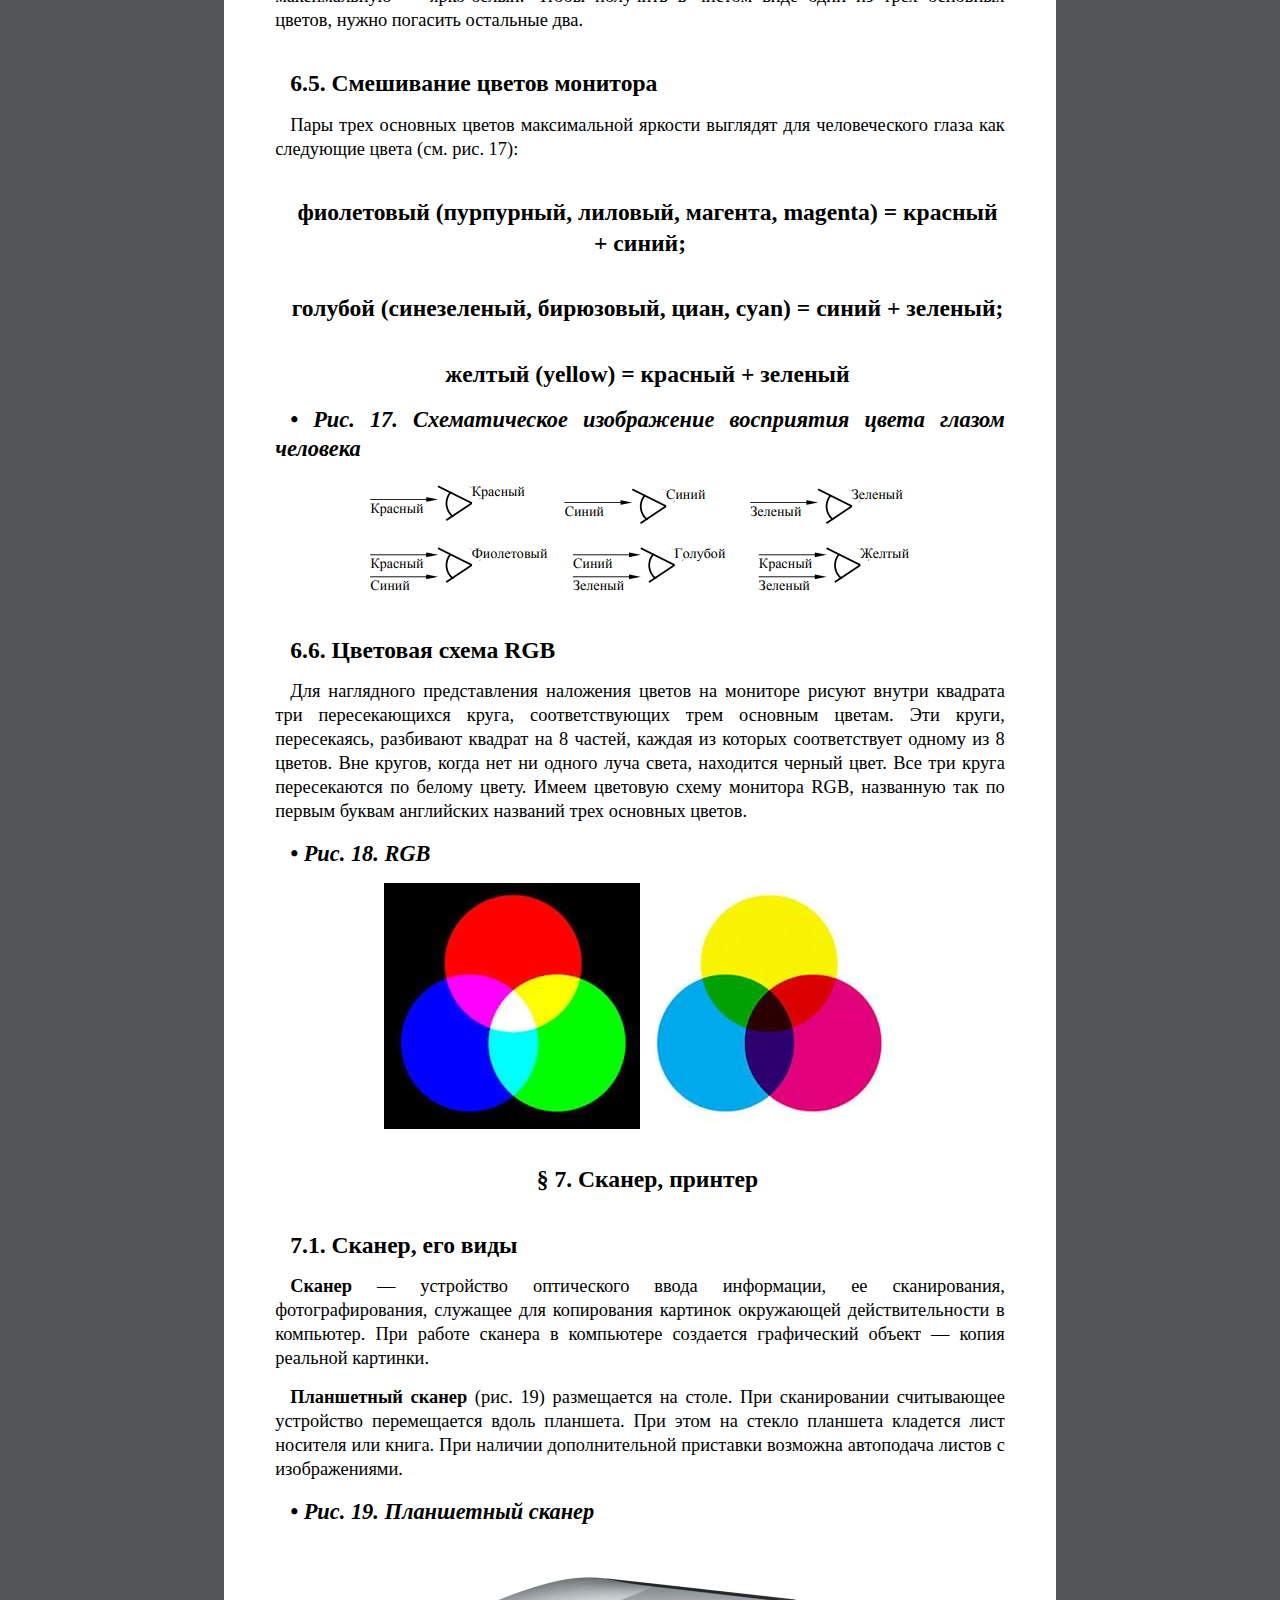
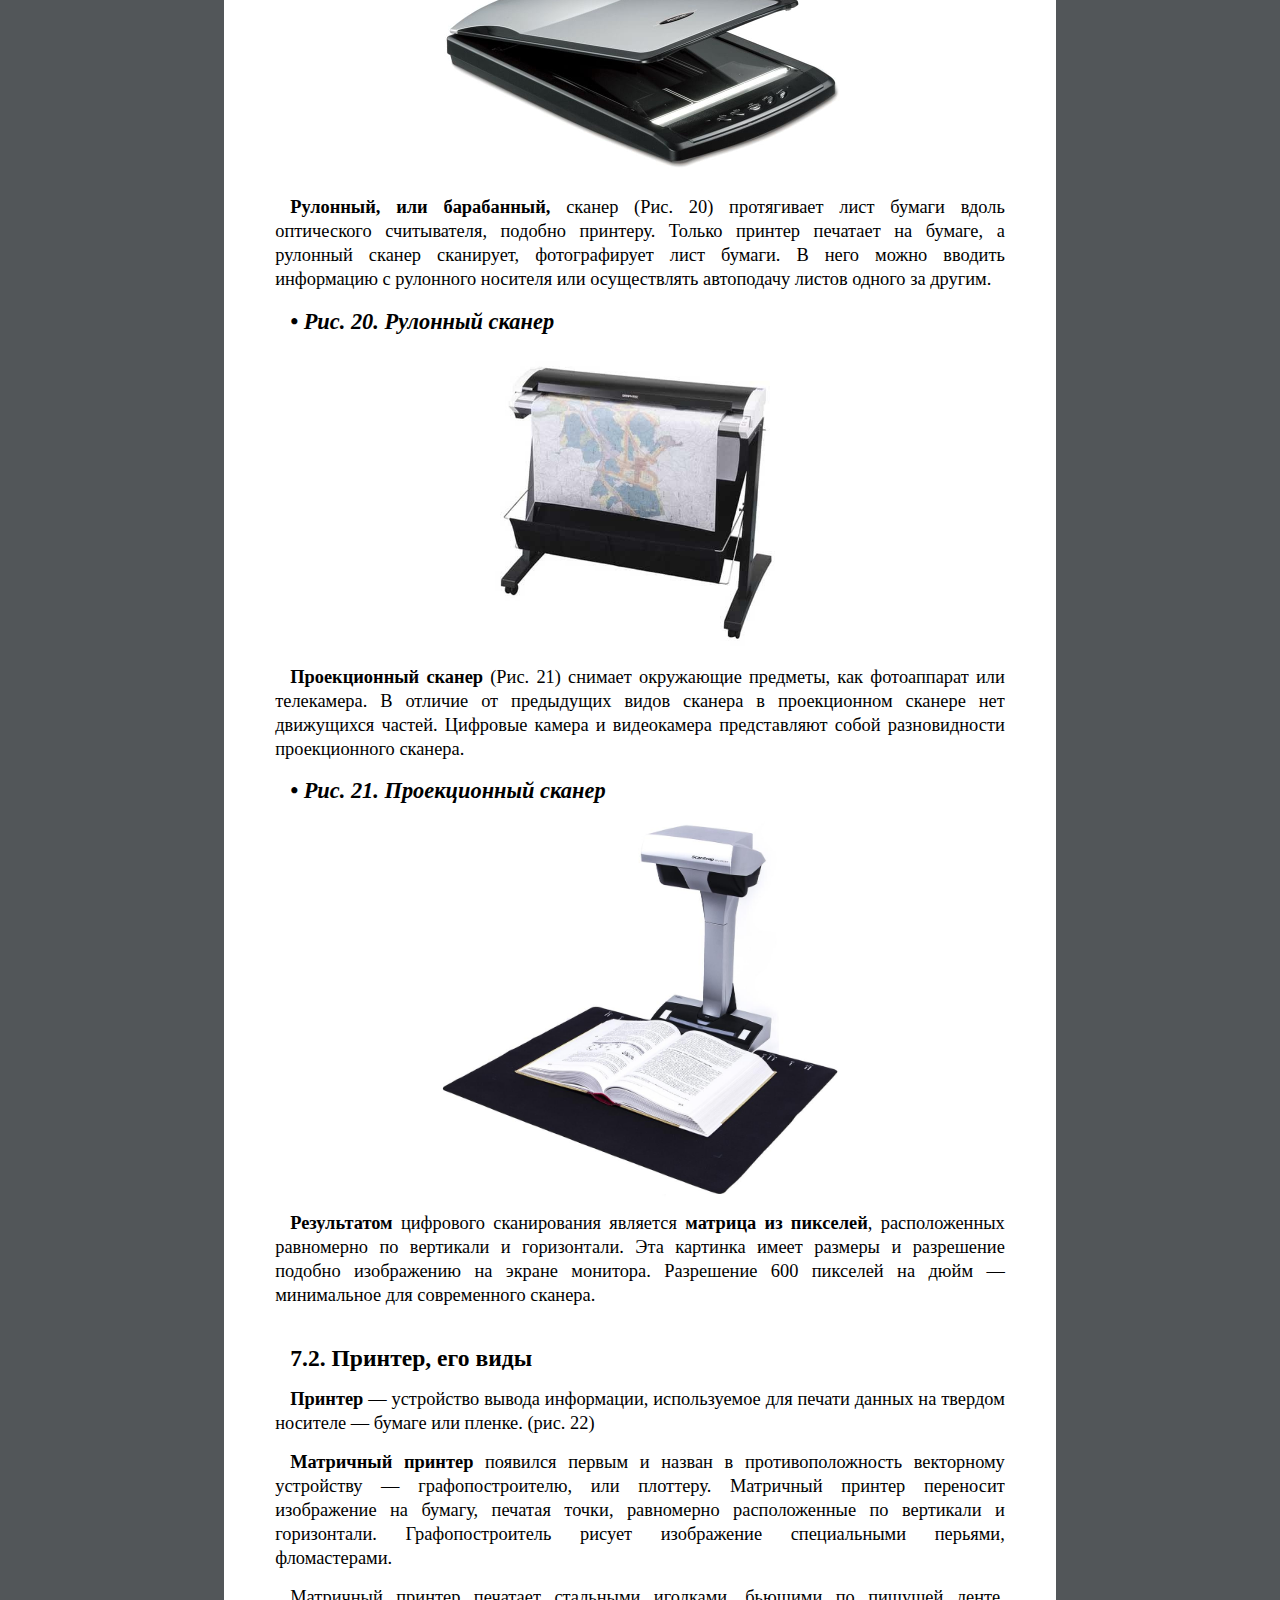
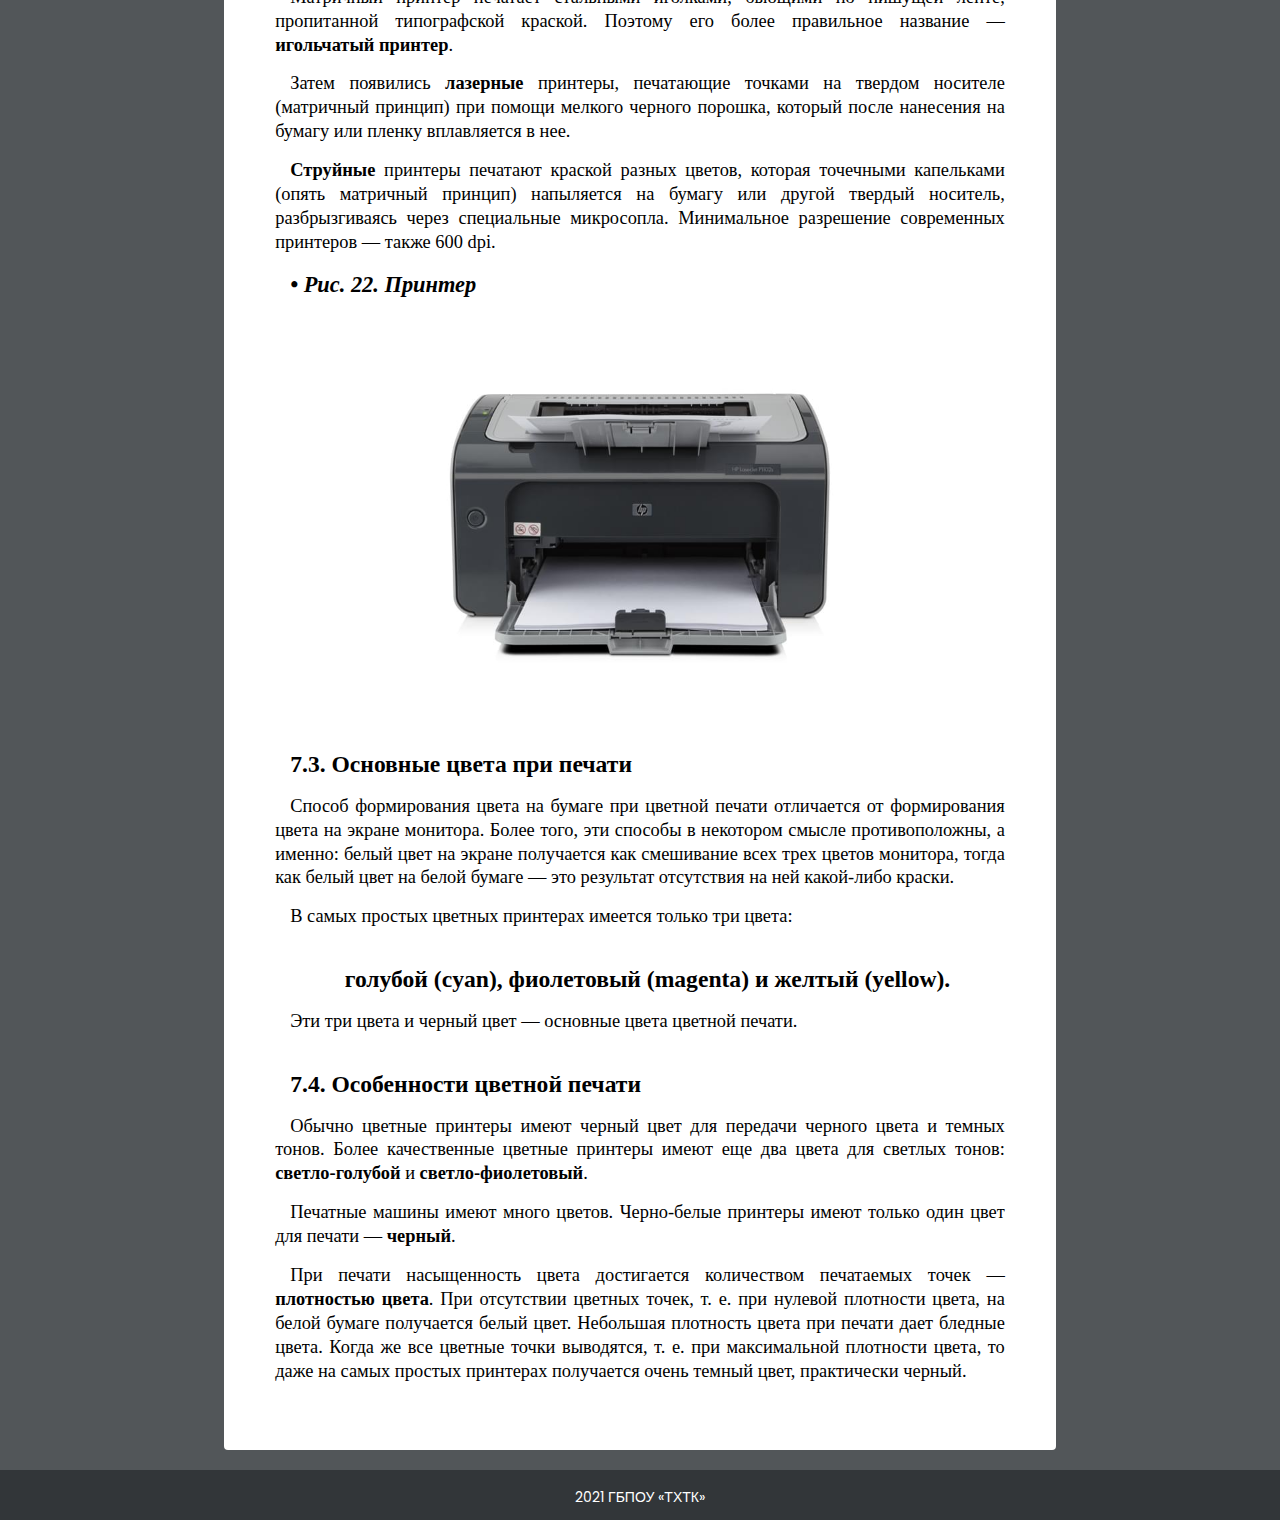
<file: chapter_2.html>
<!-- файлы с приставкой "_" не отправляются на сборку и игнорируются gulp, их нужно подключать вручную(как в index.html) -->
<!DOCTYPE html>
<html lang="ru">
<head>
    <meta charset="UTF-8">
    <meta name="viewport" content="width=device-width, initial-scale=1.0">
    <title>Учебник</title>

    <link href="https://fonts.googleapis.com/css2?family=Poppins:wght@300;400;500&display=swap" rel="stylesheet">

    <!-- Подключение минимизированных версий стилей:  -->
    <link rel="stylesheet" href="assets/css/style.min.css">
    <!-- полные версии также сохраняются в папке сборки -->

    <!-- Google Fonts -->
    <link rel="preconnect" href="https://fonts.gstatic.com">
    <link href="https://fonts.googleapis.com/css2?family=Poppins:wght@300;400;500;600;700&display=swap" rel="stylesheet">
</head>
<body>
<header class="header">
    <div class="container">
        <div class="header__inner">
            <h1 class="title">Электронный учебник информатики</h1>
        </div>
    </div>
</header>
<div class="flex-container">
<div class="sidebar">
    <div class="container">
        <div class="sidebar__inner">
            <div class="sidebar__menu menu">
                <div class="menu__item">
                    <ul class="list">
                        <a href="index.html"><li class="list__item">Главная (введение)</li></a>
                        <a href="" id="chapter-toggle"><li class="list__item">Главы <span class="arrow"><p>></p></span></li></a>
                        <ul class="list outgoing--list">
                            <a href="chapter_1.html">
                                <li class="list__item">Глава 1. Информация</li>
                            </a>
                            <a href="chapter_2.html">
                                <li class="list__item">Глава 2. Аппапатура</li>
                            </a>
                            <a href="chapter_3.html">
                                <li class="list__item">Глава 3. Программы</li>
                            </a>
                        </ul>
                        <a href="quiz.html"><li class="list__item">Тест</li></a>
                        <a href="sources.html"><li class="list__item">Источники</li></a>
                        <a href="about.html"><li class="list__item">Информация о разработчиках</li></a>
                    </ul>
                </div>
            </div>
        </div>
    </div>
</div>



<main class="main">

    <div class="chapterTitle">
        <!-- НАЗВАНИЕ ГЛАВЫ -->
        Глава 2. Аппаратура
    </div>
    <div class="main__text">
       <p class="centered-text">§ 4. Основные компоненты персонального компьютера</p>

       <p class="subtitle">4.1. Системный блок</p>

       <p>Главная часть современного персонального компьютера (ПК) — <u class="bold">системный блок</u> (рис. 7), который содержит самые главные части компьютера:</p>

       <p>1) <u class="bold">системную</u>, или <u class="bold">материнскую</u>, печатную плату;</p>
       <p>2) <u class="bold">процессор</u>, находящийся на этой плате и выполняющий основные вычисления компьютера, в том числе выполнение компьютерных программ;</p>
       <p>3) <u class="bold">оперативную память</u>, также находящуюся на системной плате, тесно связанную с процессором и хранящей код выполняемых программ.</p>
       
        <p class="image">
            Рис. 7. Системный блок
            <img width="300px" src="assets/img/systemBlock.jpg" alt="systemBlock.jpg">
        </p>

       <p>На системной плате имеются также <u class="bold">гнезда</u>, или <u class="bold">слоты</u>, для подключения к компьютеру других устройств, находящихся вне системного блока.</p>
       <p>На рис. 8 схематически изображена системная плата.</p>
       
        <p class="image">
            Рис. 8. Схематическое изображение системной платы
           <img src="assets/img/systemBoardScheme.png" alt="systemBoardScheme.png">
        </p>

       <p>В системном блоке также находятся <u class="bold">жесткий диск</u>, <u class="bold">дисковод для дискет</u> и <u class="bold">дисковод для компактов</u>. Все устройства системного блока подключены к его блоку питания, соединенному с электрической сетью.</p>

       <p class="centered-text">§ 5. Процессор и память</p>

       <p class="subtitle">5.1. Процессор</p>
       
       <p><u class="bold">Процессор, или ЦПУ (CPU)</u> (рис. 9) — это «мозг» компьютера, большая интегральная микросхема, полупроводниковый кристалл, или просто «камень». Процессор выполняет арифметические операции с двоичными числами.</p>
       <p>Главная характеристика процессора — <u class="bold">частота</u> — является основной характеристикой быстродействия компьютера. Величина частоты примерно соответствует количеству арифметических операций, выполняемых в секунду. Частота процессоров измеряется в единицах частоты — <u class="bold">герцах</u> — и ее производных. Современные процессоры ПК имеют частоты 2-4 гигагерца (Гг).</p>

       <p class="image">
           Рис. 9. Процессор
           <img src="assets/img/processor.jpg" alt="processor.jpg">
       </p>
       
       <p class="subtitle">5.2. Оперативная память</p>

       <p>С процессором непосредственно, функционально (самый быстрый обмен) и конструктивно (находятся на одной плате), связана <u class="bold">оперативная</u>, или <u class="bold">временная</u>, память (random access memory, RAM). Это память произвольного доступа.</p>
       <p>Объем памяти современного ПК обычно 2-16 Гб или более.</p>
       <p>В оперативной памяти компьютер хранит данные и программы, которые выполняет процессор. Эти программы и обрабатывают эти данные.</p>
       <p>Однако информация, которую компьютер записывает во временную память, исчезает при его выключении.</p>

       <p class="image">
            Рис. 10. Оперативная память
            <img src="assets/img/RAM.jpg" alt="RAM.jpg">
       </p>

       <p class="subtitle">5.3. Постоянная память</p>

       <p>Для постоянного хранения информации используется постоянная память компьютера, находящаяся в системном блоке в виде отдельного устройства. Это устройство называется <u class="bold">жесткий диск</u>, или <u class="bold">винчестер</u> (hard disk drive, HDD). Информация, записанная на магнитной поверхности винчестера, в отличие от оперативной, хранится и после выключения компьютера.</p>
       <p>Объем памяти современного винчестера обычно составляет 500Гб - 1Тб или более.</p>
       <p>Для переноса информации между компьютерами используется флеш-накопитель, или внешний жёсткий диск. Современные «флешки» имеют объем от 2-32Гб. .</p>

        <p class="image">
            Рис. 11. Флеш-накопитель и HDD
            <img src="assets/img/flash_HDD.jpg" alt="flash_HDD.jpg">
        </p>

       <p class="subtitle">5.4. Кластер</p>

       <p>Информация на магнитных дисках записывается в виде очень узких концентрических колец, расположенных очень близко друг к другу. Эти узкие кольца разбиваются на маленькие <u class="bold">сектора</u> — минимальные единицы физической, аппаратной записи. Длина сектора строго фиксирована и обычно составляет 512 байт.</p>

       <p>В свою очередь сектора объединяются в последовательные цепочки — <u class="bold">кластеры</u> — минимальные единицы, кванты логической, программной записи на магнитные диски. Длина кластера тоже фиксирована на одном диске, но эта величина зависит от его объема.</p>
       <p>При записи информации на магнитный носитель место под нее выделяется покластерно: сначала информация записывается на один свободный кластер, если его не хватает — то выделяется второй, затем третий и т. д. до полной записи данных на диск.</p>

        <p class="image">
            Рис. 12. Кластер, разделённый на сектора
            <img src="assets/img/sector.png" alt="sector.png">
        </p>

       <p class="centered-text">§ 6. Перифирия</p>
       
       <p><u class="bold">Компьютерная периферия</u>, или просто периферия,— это все компьютерные устройства, не входящие в состав системного блока(устройства ввода/вывода, адаптеры bluetooth, wifi, внешние накопители).</p>
       <p><u class="bold">Устройство ввода</u> — устройство, позволяющее вводить данные в компьютер или управлять им. Устройствами ввода являются клавиатура и мышь, которые управляют компьютером, а также сканер, микрофон и др.</p>
       <p><u class="bold">Устройство вывода</u> выводит информацию из компьютера, в том числе и для чтения человеком. Они мощнее устройств ввода, ведь компьютер больше отдает, чем получает. Это монитор, принтер, звуковые колонки и др.</p>
       <p><u class="bold">Сигнальный кабель</u> — кабель, по которому компьютерные устройства обмениваются информацией. Системный блок соединяется сигнальными кабелями со всей периферией, в том числе с клавиатурой и мышью (рис. 13).</p>
       <p>С другими компьютерами компьютер соединяет <u class="bold">сигнальный сетевой кабель</u> (рис. 13) Этот кабель называется сетевым потому, что при связывании между собой компьютеры образуют компьютерная сеть, или просто сеть.</p>
       <p>С питанием, т. е. с электрической сетью, системный блок и вообще любая аппаратура соединяется <u class="bold">силовым</u> кабелем (рис. 13).</p>

        <p class="image">
            Рис. 13. Схематическое изображение системного блока и периферии
            <img src="assets/img/cable.png" alt="cable.png">
        </p>

       <p class="subtitle">6.1. Клавиатура и ASCII</p>

       <p><u class="bold">Клавиатура</u> (рис. 14) имеет более 100 клавиш, служащими для ввода текстов и управления компьютером. Клавиатуры в России — американские с нарисованными символами русского алфавита. Клавиатура может иметь несколько языковых раскладок, т. е. может использовать свои клавиши для ввода букв разных алфавитов: русского, английского и т. п.</p>
       <p>Рассмотрим ASCII (см. гл. 1, § 2, п. 2). Они состоят из символов следующих трех групп.</p>
       <p>1. Прописных (больших) и строчных (маленьких) букв современного латинского алфавита, содержащего 26 символов.</p>
       <p>2. 10 цифр.</p>
       <p>3. 33 знаков препинания и специальных знаков.</p>
       <p>Всего получаем 26 × 2 + 10 + 33 = 95 символов. В кодовых таблицах они кодируются числами от 32 до 126 включительно: 126 – 31 = 95 (см. табл. 3).</p>
       <p>На клавиатуре имеется 47 алфавитно-цифровых клавиш — буквы, цифры, знаки препинания и специальные символы. На каждой в режиме английского языка набирается по два символа, и вместе с клавишей пробела получаем эти же 95 символов: английский язык — это язык ASCII.</p>
    
        <p class="image">
            Рис. 14. Клавиатура
            <img src="assets/img/keyboard.jpg" alt="keyboard.jpg">
        </p>       
       
       <p class="subtitle">6.2. Мышь</p>

       <p><u class="bold">Мышь</u> (рис. 15), или манипулятор «мышь» — это устройство для управления компьютером и ввода данных. На экране монитора мыши соответствует указатель мыши, движение которого по экрану управляется движением мыши по коврику. Компьютером управляют, наводя указатель мыши на объект на экране и нажимая при этом различные кнопки на мыши.</p>

        <p class="image">
            Рис. 15. Компьютерная мышь
            <img src="assets/img/mouse.jpg" alt="mouse.jpg">
        </p>  
       
       <p class="subtitle">6.3. Монитор, пиксель</p>

       <p><u class="bold">Монитор</u>, или <u class="bold">дисплей</u>,— устройство вывода компьютером визуальных данных. На утомляемость глаз влияет частота обновления экрана, т е. количество кадров в секунду. Минимальная приемлемая частота 85 Гц.</p>
       <p>Изображение на экране монитора состоит из цветных пикселей. <u class="bold">Пиксель</u> — это единица цвета монитора, точка-зерно, состоящая из точек трех цветов, в сумме дающих цвет пикселя.</p>

       <p class="subtitle">6.4. Разрешение</p>

       <p><u class="bold">Разрешение</u> аппаратуры — количество точек на единицу длины, измеряемое по вертикали или горизонтали. В качестве длины всегда выступает <u class="bold">американский дюйм</u>, равный примерно 2,5 см. Обычно разрешение аппаратуры по обоим направлениям, горизонтали и вертикали, одинаковое, поэтому для обозначения разрешения используется только одно число.</p>
       <p>Точка по-английски <u class="bold">«dot»</u>, дюйм — <u class="bold">«inch»</u>, точек на дюйм — <u class="bold">«dot per inch»</u>, поэтому выражение «точек на дюйм» сокращается как «dpi»</p>
       <p>Итак, <u class="bold">разрешение</u> — это характеристика картинки на плоскости. Схематически разрешение, например, 10 dpi для картинки 40 × 30 пикселей можно изобразить так, как показано на рис. 16.</p>

        <p class="image">
            Рис. 16. Схематическое изображение картинки 40 × 30 пикселей с разрешением 10 dpi
            <img src="assets/img/scheme_picture.png" alt="scheme_picture.png">
        </p>

       <p class="subtitle">6.5. Основные цвета монитора</p>

       <p>Пиксель белого цвета состоит из 3 точек 3 цветов максимальной яркости:</p>

       <p class="centered-text bold">красного (red), синего (blue) и зеленого (green)</p>

       <p>— <u class="bold">это основные цвета монитора</u></p>
       <p>Каждый цвет обладать яркостью — силой свечения цвета. Если все три цвета имеет минимальную яркость, т. е. ее отсутствие, то на экране получается черный цвет, максимальную — ярко-белый. Чтобы получить в чистом виде один из трех основных цветов, нужно погасить остальные два.</p>

       <p class="subtitle">6.5. Смешивание цветов монитора</p>

       <p>Пары трех основных цветов максимальной яркости выглядят для человеческого глаза как следующие цвета (см. рис. 17):</p>

       <p class="centered-text"><u class="bold">фиолетовый (пурпурный, лиловый, магента, magenta)</u> = красный + синий;</p>

       <p class="centered-text"><u class="bold">голубой (синезеленый, бирюзовый, циан, cyan)</u> = синий + зеленый;</p>

       <p class="centered-text"><u class="bold">желтый (yellow)</u> = красный + зеленый</p>

        <p class="image">
            Рис. 17. Схематическое изображение восприятия цвета глазом человека
            <img src="assets/img/mixColors.png" alt="mixColors.png">
        </p>

       <p class="subtitle">6.6. Цветовая схема RGB </p>

       <p>Для наглядного представления наложения цветов на мониторе рисуют внутри квадрата три пересекающихся круга, соответствующих трем основным цветам. Эти круги, пересекаясь, разбивают квадрат на 8 частей, каждая из которых соответствует одному из 8 цветов. Вне кругов, когда нет ни одного луча света, находится черный цвет. Все три круга пересекаются по белому цвету. Имеем цветовую схему монитора RGB, названную так по первым буквам английских названий трех основных цветов.</p>

        <p class="image">
            Рис. 18. RGB
            <img src="assets/img/colorsRGB.jpg" alt="colorsRGB.jpg">
        </p>

       <p class="centered-text">§ 7. Сканер, принтер</p>

       <p class="subtitle">7.1. Сканер, его виды</p>

       <p><u class="bold">Сканер</u> — устройство оптического ввода информации, ее сканирования, фотографирования, служащее для копирования картинок окружающей действительности в компьютер. При работе сканера в компьютере создается графический объект — копия реальной картинки.</p>
       <p><u class="bold">Планшетный сканер</u> (рис. 19) размещается на столе. При сканировании считывающее устройство перемещается вдоль планшета. При этом на стекло планшета кладется лист носителя или книга. При наличии дополнительной приставки возможна автоподача листов с изображениями.</p>
       
        <p class="image">
            Рис. 19. Планшетный сканер
            <img width="400px" src="assets/img/pocketS.jpg" alt="pocketS.jpg">
        </p>
       
       <p><u class="bold">Рулонный, или барабанный,</u> сканер (Рис. 20) протягивает лист бумаги вдоль оптического считывателя, подобно принтеру. Только принтер печатает на бумаге, а рулонный сканер сканирует, фотографирует лист бумаги. В него можно вводить информацию с рулонного носителя или осуществлять автоподачу листов одного за другим.</p>
       
        <p class="image">
            Рис. 20. Рулонный сканер
            <img width="400px" src="assets/img/rouloneS.jpg" alt="rouloneS.jpg">
        </p>
       
       <p><u class="bold">Проекционный сканер</u> (Рис. 21) снимает окружающие предметы, как фотоаппарат или телекамера. В отличие от предыдущих видов сканера в проекционном сканере нет движущихся частей. Цифровые камера и видеокамера представляют собой разновидности проекционного сканера.</p>

        <p class="image">
            Рис. 21. Проекционный сканер
            <img width="400px" src="assets/img/proectionS.jpg" alt="proectionS.jpg">
        </p>

       <p><u class="bold">Результатом</u> цифрового сканирования является <u class="bold">матрица из пикселей</u>, расположенных равномерно по вертикали и горизонтали. Эта картинка имеет размеры и разрешение подобно изображению на экране монитора. Разрешение 600 пикселей на дюйм — минимальное для современного сканера.</p>

       <p class="subtitle">7.2. Принтер, его виды</p>

       <p><u class="bold">Принтер</u> — устройство вывода информации, используемое для печати данных на твердом носителе — бумаге или пленке. (рис. 22)</p>
       <p><u class="bold">Матричный принтер</u> появился первым и назван в противоположность векторному устройству — графопостроителю, или плоттеру. Матричный принтер переносит изображение на бумагу, печатая точки, равномерно расположенные по вертикали и горизонтали. Графопостроитель рисует изображение специальными перьями, фломастерами.</p>
       <p>Матричный принтер печатает стальными иголками, бьющими по пишущей ленте, пропитанной типографской краской. Поэтому его более правильное название — <u class="bold">игольчатый принтер</u>.</p>
       <p>Затем появились <u class="bold">лазерные</u> принтеры, печатающие точками на твердом носителе (матричный принцип) при помощи мелкого черного порошка, который после нанесения на бумагу или пленку вплавляется в нее.</p>
       <p><u class="bold">Струйные</u> принтеры печатают краской разных цветов, которая точечными капельками (опять матричный принцип) напыляется на бумагу или другой твердый носитель, разбрызгиваясь через специальные микросопла. Минимальное разрешение современных принтеров — также 600 dpi.</p>

        <p class="image">
            Рис. 22. Принтер
            <img width="400px" src="assets/img/printer.jpg" alt="printer.jpg">
        </p>

       <p class="subtitle">7.3. Основные цвета при печати</p>

       <p>Способ формирования цвета на бумаге при цветной печати отличается от формирования цвета на экране монитора. Более того, эти способы в некотором смысле противоположны, а именно: белый цвет на экране получается как смешивание всех трех цветов монитора, тогда как белый цвет на белой бумаге — это результат отсутствия на ней какой-либо краски.</p>
       <p>В самых простых цветных принтерах имеется только три цвета:</p>

       <p class="centered-text bold">голубой (cyan), фиолетовый (magenta) и желтый (yellow).</p>

       <p>Эти три цвета и черный цвет — основные цвета цветной печати.</p>

       <p class="subtitle">7.4. Особенности цветной печати</p>

       <p>Обычно цветные принтеры имеют черный цвет для передачи черного цвета и темных тонов. Более качественные цветные принтеры имеют еще два цвета для светлых тонов: <u class="bold">светло-голубой</u> и <u class="bold">светло-фиолетовый</u>.</p>
       <p>Печатные машины имеют много цветов. Черно-белые принтеры имеют только один цвет для печати — <u class="bold">черный</u>.</p>
       <p>При печати насыщенность цвета достигается количеством печатаемых точек — <u class="bold">плотностью цвета</u>. При отсутствии цветных точек, т. е. при нулевой плотности цвета, на белой бумаге получается белый цвет. Небольшая плотность цвета при печати дает бледные цвета. Когда же все цветные точки выводятся, т. е. при максимальной плотности цвета, то даже на самых простых принтерах получается очень темный цвет, практически черный.</p>

    </div>
</main>

</div>
    

    <!-- Подключение минимизированных версий скриптов: -->
    <script src="assets/js/script.min.js"></script>
    <!-- полные версии также сохраняются в папке сборки -->
</body>
<footer class="footer">
    <div class="footer__container">
        <p>2021 ГБПОУ «ТХТК»</p>
    </div>
</footer>
</html>
</file>
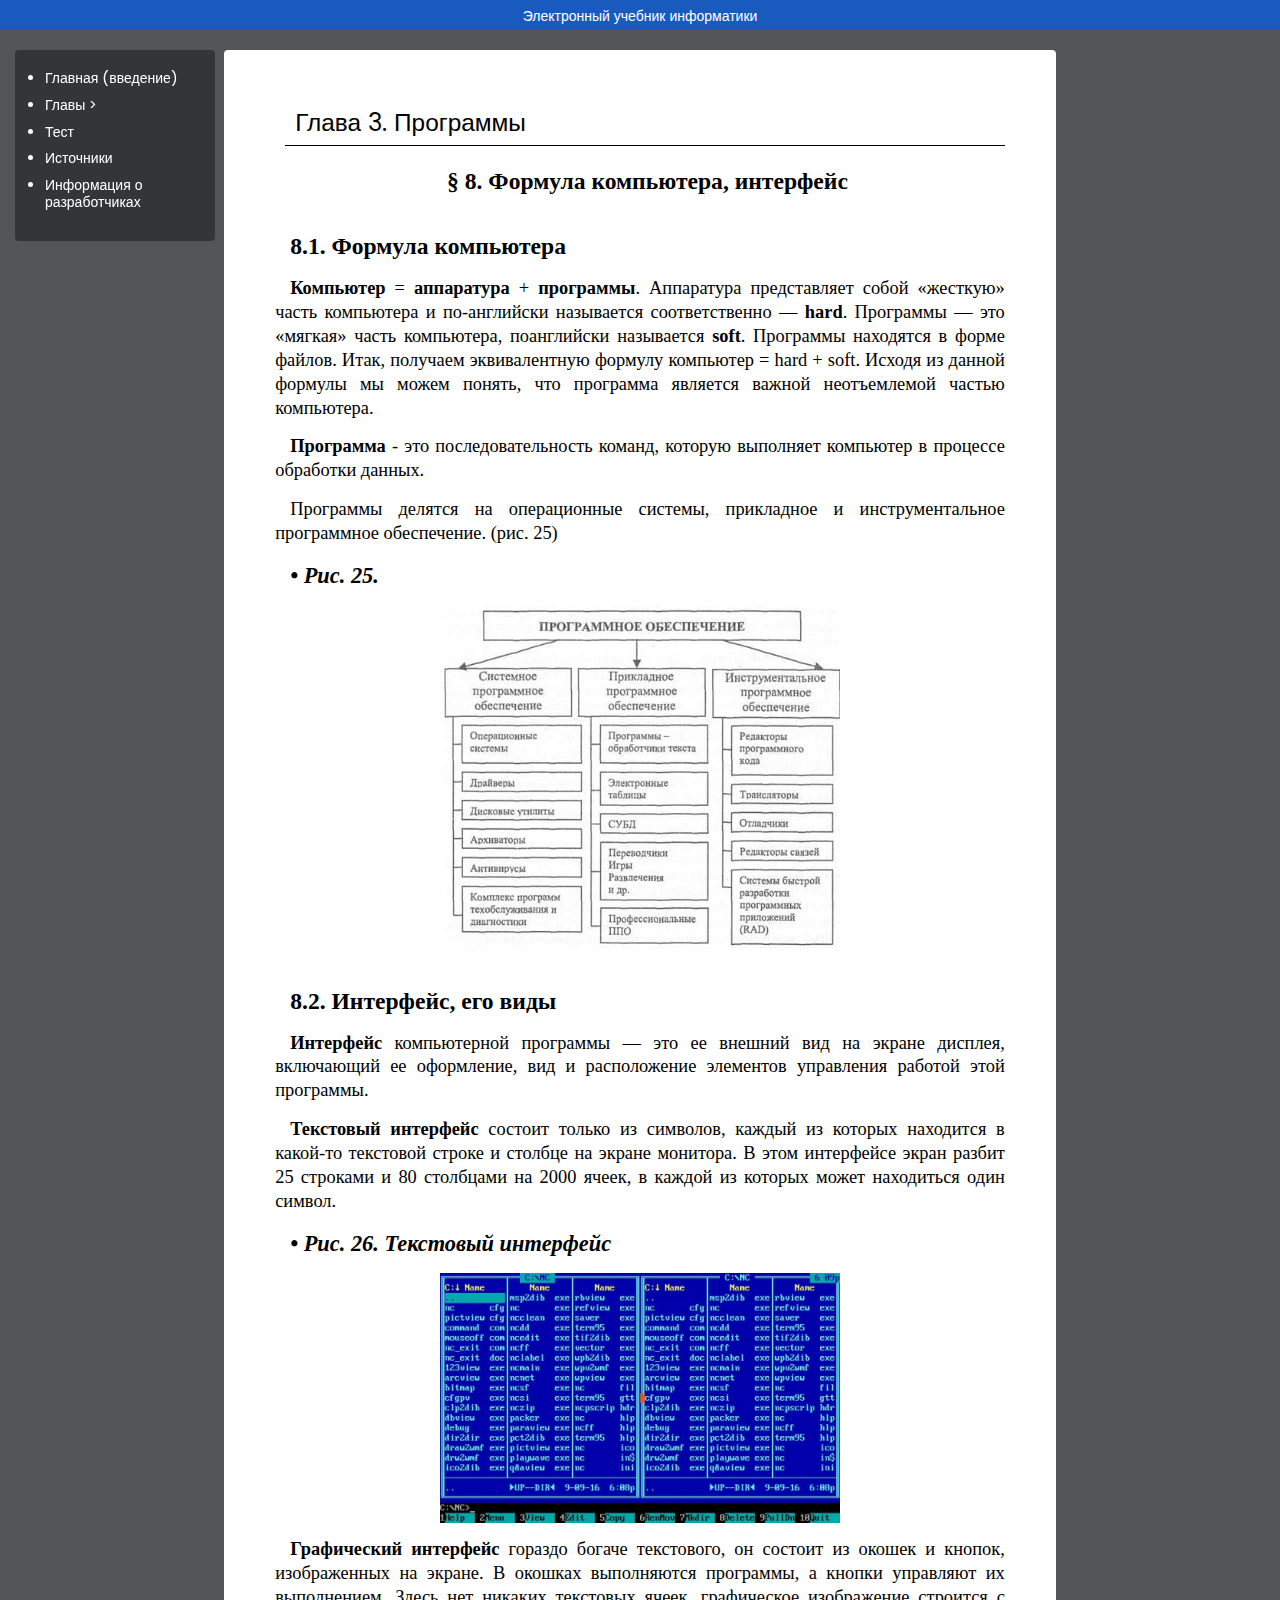
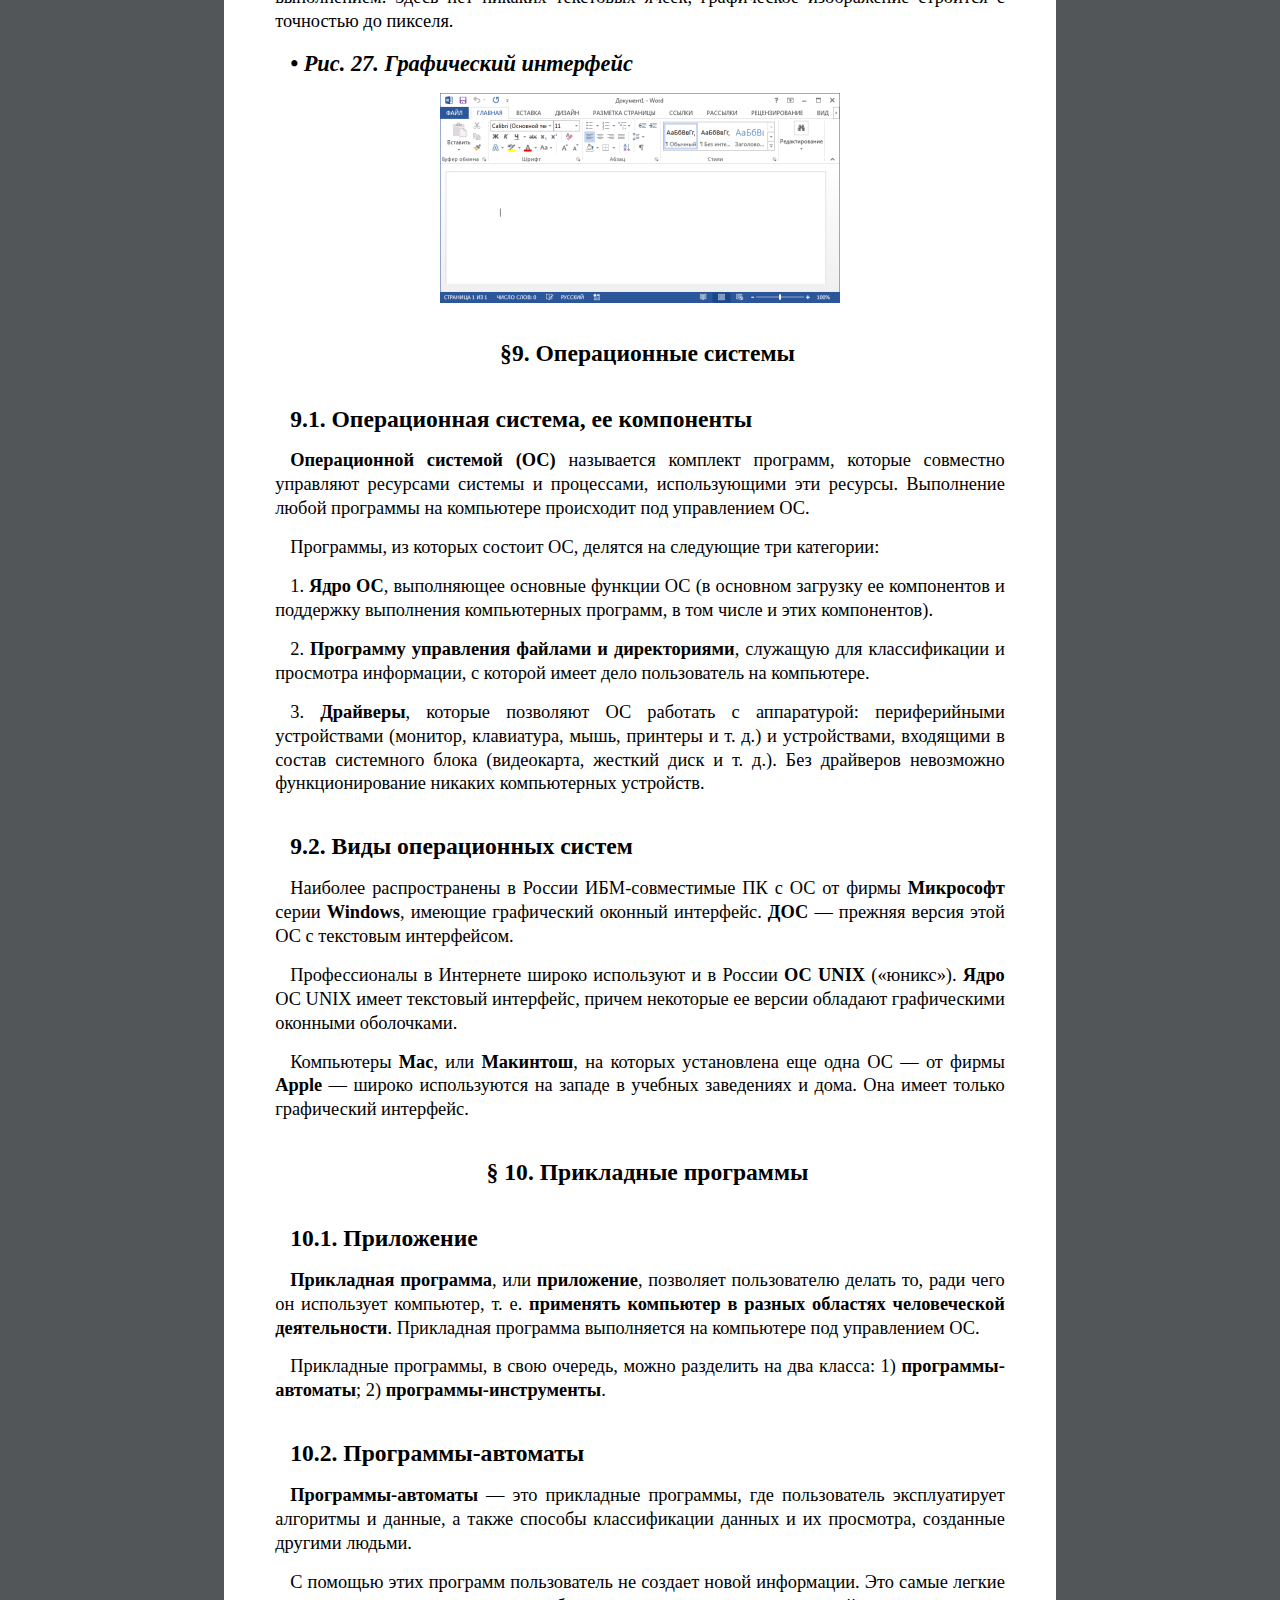
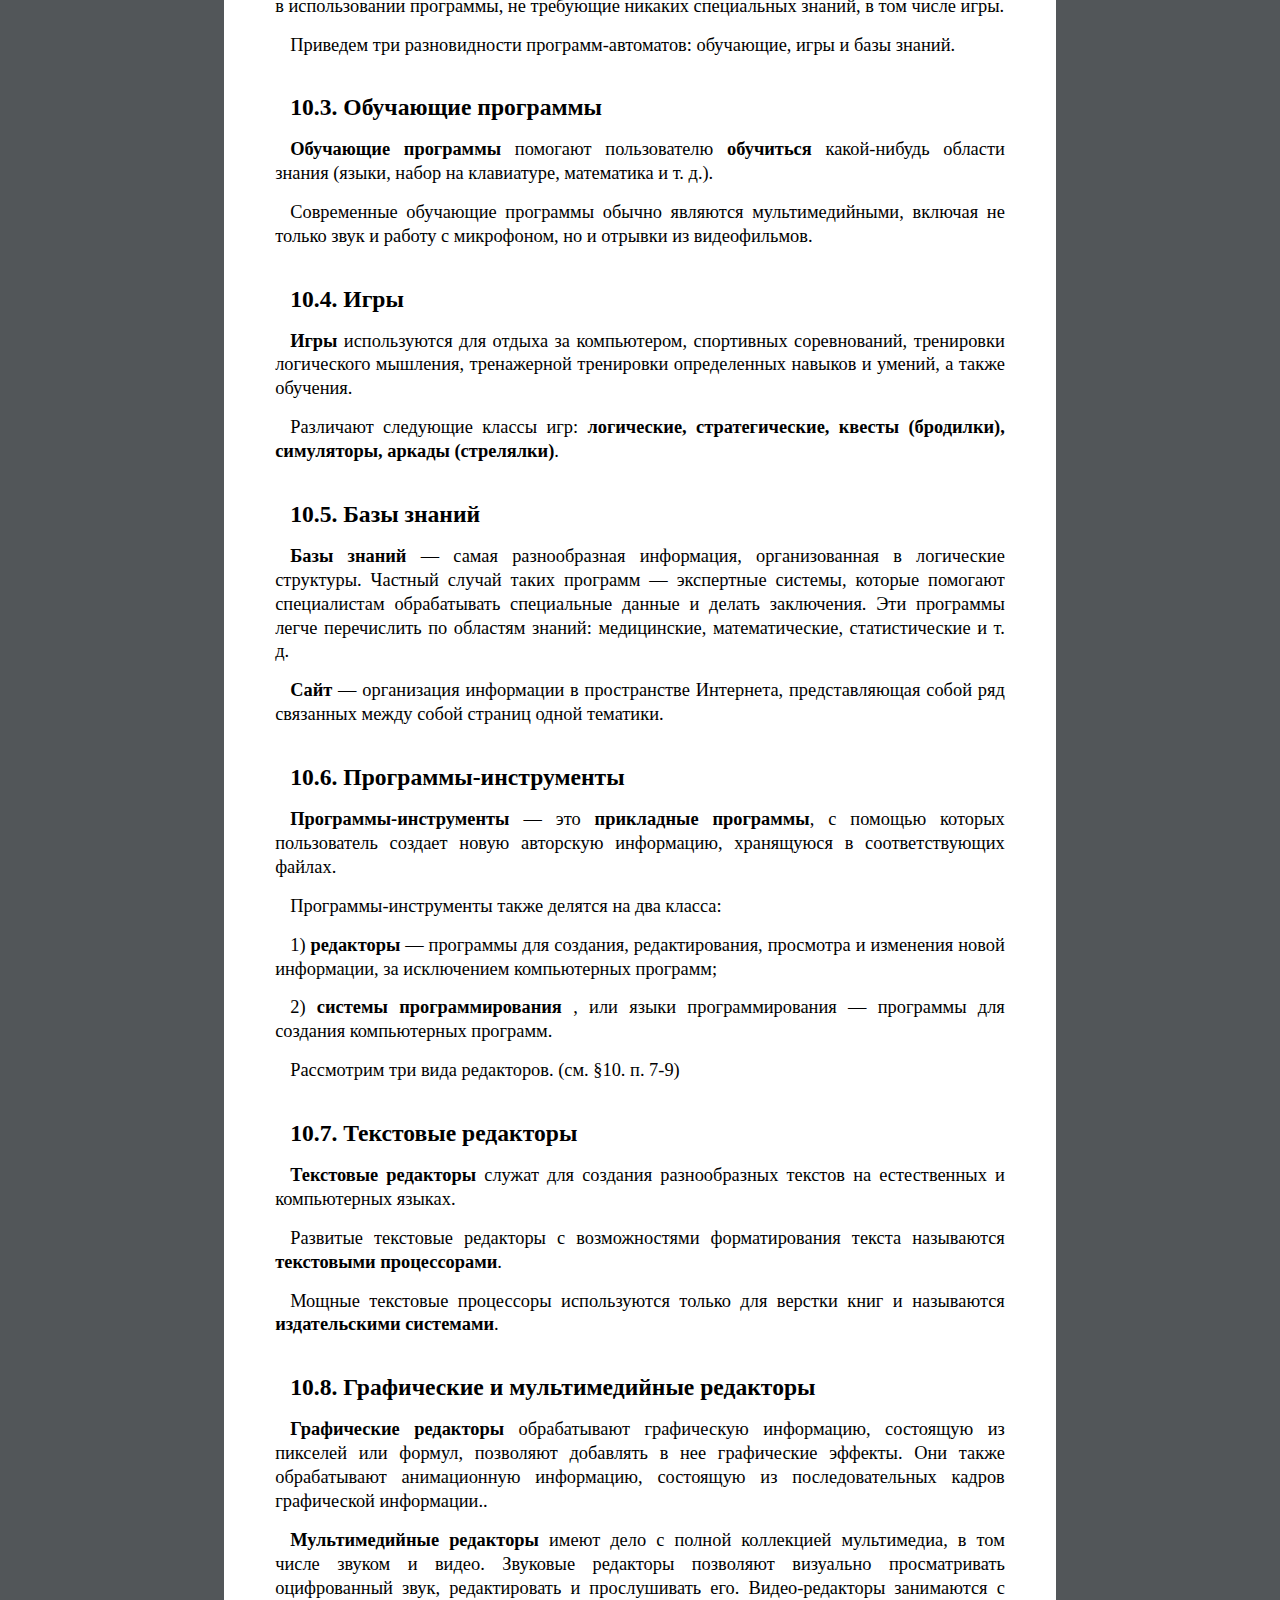
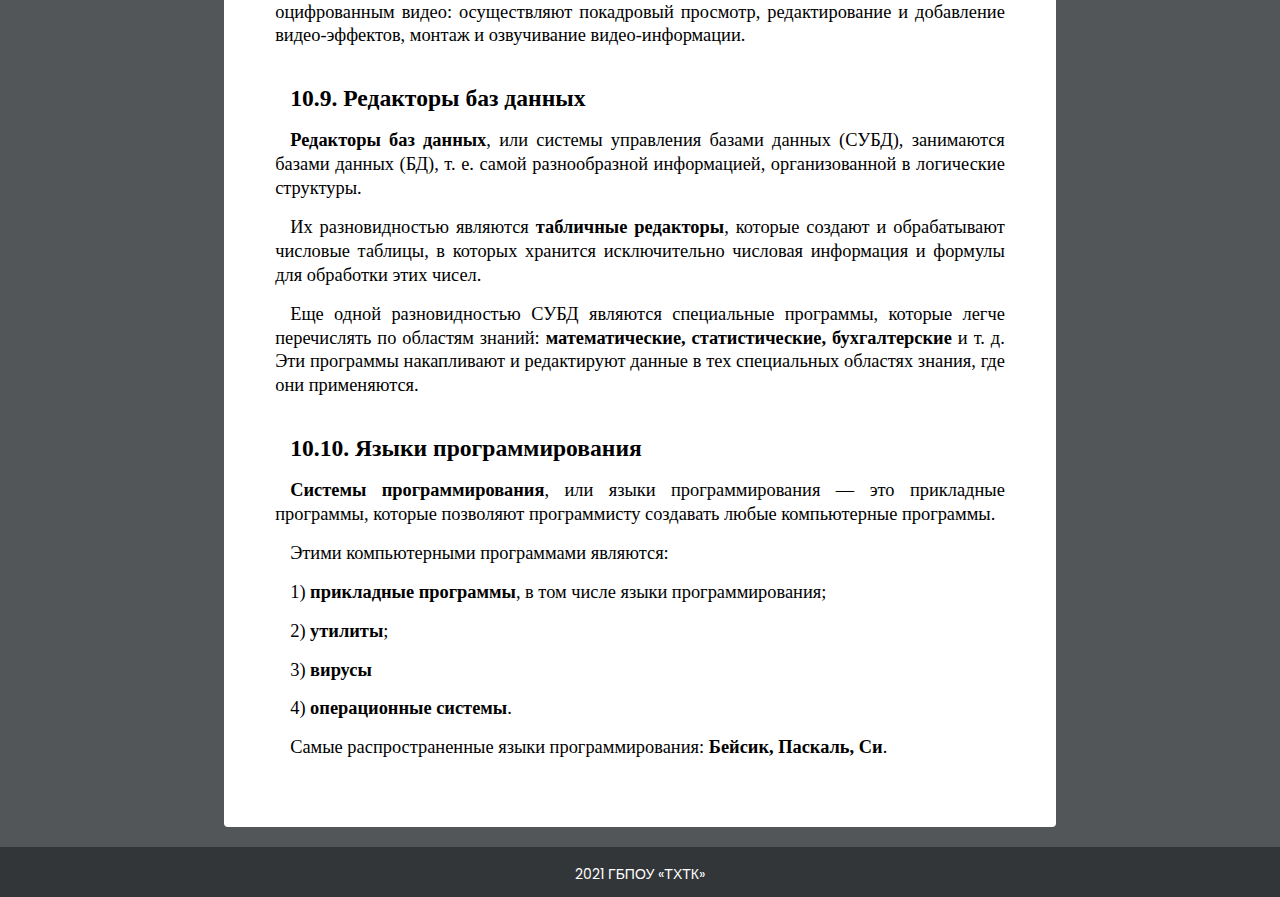
<file: chapter_3.html>
<!-- файлы с приставкой "_" не отправляются на сборку и игнорируются gulp, их нужно подключать вручную(как в index.html) -->
<!DOCTYPE html>
<html lang="ru">
<head>
    <meta charset="UTF-8">
    <meta name="viewport" content="width=device-width, initial-scale=1.0">
    <title>Учебник</title>

    <link href="https://fonts.googleapis.com/css2?family=Poppins:wght@300;400;500&display=swap" rel="stylesheet">

    <!-- Подключение минимизированных версий стилей:  -->
    <link rel="stylesheet" href="assets/css/style.min.css">
    <!-- полные версии также сохраняются в папке сборки -->

    <!-- Google Fonts -->
    <link rel="preconnect" href="https://fonts.gstatic.com">
    <link href="https://fonts.googleapis.com/css2?family=Poppins:wght@300;400;500;600;700&display=swap" rel="stylesheet">
</head>
<body>
<header class="header">
    <div class="container">
        <div class="header__inner">
            <h1 class="title">Электронный учебник информатики</h1>
        </div>
    </div>
</header>
<div class="flex-container">
<div class="sidebar">
    <div class="container">
        <div class="sidebar__inner">
            <div class="sidebar__menu menu">
                <div class="menu__item">
                    <ul class="list">
                        <a href="index.html"><li class="list__item">Главная (введение)</li></a>
                        <a href="" id="chapter-toggle"><li class="list__item">Главы <span class="arrow"><p>></p></span></li></a>
                        <ul class="list outgoing--list">
                            <a href="chapter_1.html">
                                <li class="list__item">Глава 1. Информация</li>
                            </a>
                            <a href="chapter_2.html">
                                <li class="list__item">Глава 2. Аппапатура</li>
                            </a>
                            <a href="chapter_3.html">
                                <li class="list__item">Глава 3. Программы</li>
                            </a>
                        </ul>
                        <a href="quiz.html"><li class="list__item">Тест</li></a>
                        <a href="sources.html"><li class="list__item">Источники</li></a>
                        <a href="about.html"><li class="list__item">Информация о разработчиках</li></a>
                    </ul>
                </div>
            </div>
        </div>
    </div>
</div>



<main class="main">

    <div class="chapterTitle">
       Глава 3. Программы
    </div>
    <div class="main__text">

        <p class="centered-text">§ 8. Формула компьютера, интерфейс</p>

        <p class="subtitle">8.1. Формула компьютера</p>

        <p><u class="bold">Компьютер</u> = <u class="bold">аппаратура</u> + <u class="bold">программы</u>. Аппаратура представляет собой «жесткую» часть компьютера и по-английски называется соответственно — <u class="bold">hard</u>. Программы — это «мягкая» часть компьютера, поанглийски называется <u class="bold">soft</u>. Программы находятся в форме файлов. Итак, получаем эквивалентную формулу компьютер = hard + soft. Исходя из данной формулы мы можем понять, что программа является важной неотъемлемой частью компьютера.</p>

        <p><u class="bold">Программа</u> - это последовательность команд, которую выполняет компьютер в процессе обработки данных.</p>

        <p>Программы делятся на операционные системы, прикладное и инструментальное программное обеспечение. (рис. 25)</p>

        <p class="image">
            Рис. 25.
            <img width="400px" src="assets/img/software.jpg" alt="software.jpg">
        </p>

        <p class="subtitle">8.2. Интерфейс, его виды</p>

        <p><u class="bold">Интерфейс</u> компьютерной программы — это ее внешний вид на экране дисплея, включающий ее оформление, вид и расположение элементов управления работой этой программы.</p>
        <p><u class="bold">Текстовый интерфейс</u> состоит только из символов, каждый из которых находится в какой-то текстовой строке и столбце на экране монитора. В этом интерфейсе экран разбит 25 строками и 80 столбцами на 2000 ячеек, в каждой из которых может находиться один символ.</p>
        
        <p class="image">
            Рис. 26. Текстовый интерфейс
            <img width="400px" src="assets/img/InterfaceText.jpg" alt="InterfaceText.jpg">
        </p>
        
        <p><u class="bold">Графический интерфейс</u> гораздо богаче текстового, он состоит из окошек и кнопок, изображенных на экране. В окошках выполняются программы, а кнопки управляют их выполнением. Здесь нет никаких текстовых ячеек, графическое изображение строится с точностью до пикселя.</p>

        <p class="image">
            Рис. 27. Графический интерфейс
            <img width="400px" src="assets/img/interfaceWord.png" alt="interfaceWord.png">
        </p>
        
        <p class="centered-text">§9. Операционные системы</p>

        <p class="subtitle">9.1. Операционная система, ее компоненты</p>

        <p><u class="bold">Операционной системой (ОС)</u> называется комплект программ, которые совместно управляют ресурсами системы и процессами, использующими эти ресурсы. Выполнение любой программы на компьютере происходит под управлением ОС.</p>
        <p>Программы, из которых состоит ОС, делятся на следующие три категории:</p>
        <p>1. <u class="bold">Ядро ОС</u>, выполняющее основные функции ОС (в основном загрузку ее компонентов и поддержку выполнения компьютерных программ, в том числе и этих компонентов).</p>
        <p>2. <u class="bold">Программу управления файлами и директориями</u>, служащую для классификации и просмотра информации, с которой имеет дело пользователь на компьютере.</p>
        <p>3. <u class="bold">Драйверы</u>, которые позволяют ОС работать с аппаратурой: периферийными устройствами (монитор, клавиатура, мышь, принтеры и т. д.) и устройствами, входящими в состав системного блока (видеокарта, жесткий диск и т. д.). Без драйверов невозможно функционирование никаких компьютерных устройств.</p>
        
        <p class="subtitle">9.2. Виды операционных систем</p>

        <p>Наиболее распространены в России ИБМ-совместимые ПК с ОС от фирмы <u class="bold">Микрософт</u> серии <u class="bold">Windows</u>, имеющие графический оконный интерфейс. <u class="bold">ДОС</u> — прежняя версия этой ОС с текстовым интерфейсом.</p>
        <p>Профессионалы в Интернете широко используют и в России <u class="bold">ОС UNIX</u> («юникс»). <u class="bold">Ядро</u> ОС UNIX имеет текстовый интерфейс, причем некоторые ее версии обладают графическими оконными оболочками.</p>
        <p>Компьютеры <u class="bold">Mac</u>, или <u class="bold">Макинтош</u>, на которых установлена еще одна ОС — от фирмы <u class="bold">Apple</u> — широко используются на западе в учебных заведениях и дома. Она имеет только графический интерфейс.</p>

        <p class="centered-text">§ 10. Прикладные программы</p>

        <p class="subtitle">10.1. Приложение</p>

        <p><u class="bold">Прикладная программа</u>, или <u class="bold">приложение</u>, позволяет пользователю делать то, ради чего он использует компьютер, т. е. <u class="bold">применять компьютер в разных областях человеческой деятельности</u>. Прикладная программа выполняется на компьютере под управлением ОС.</p>
        <p>Прикладные программы, в свою очередь, можно разделить на два класса: 1) <u class="bold">программы-автоматы</u>; 2) <u class="bold">программы-инструменты</u>.</p>

        <p class="subtitle">10.2. Программы-автоматы</p>

        <p><u class="bold">Программы-автоматы</u> — это прикладные программы, где пользователь эксплуатирует алгоритмы и данные, а также способы классификации данных и их просмотра, созданные другими людьми.</p>
        <p>С помощью этих программ пользователь не создает новой информации. Это самые легкие в использовании программы, не требующие никаких специальных знаний, в том числе игры.</p>
        <p>Приведем три разновидности программ-автоматов: обучающие, игры и базы знаний.</p>

        <p class="subtitle">10.3. Обучающие программы</p>

        <p><u class="bold">Обучающие программы</u> помогают пользователю <u class="bold">обучиться</u> какой-нибудь области знания (языки, набор на клавиатуре, математика и т. д.).</p>
        <p>Современные обучающие программы обычно являются мультимедийными, включая не только звук и работу с микрофоном, но и отрывки из видеофильмов.</p>

        <p class="subtitle">10.4. Игры</p>

        <p><u class="bold">Игры</u> используются для отдыха за компьютером, спортивных соревнований, тренировки логического мышления, тренажерной тренировки определенных навыков и умений, а также обучения.</p>
        <p>Различают следующие классы игр: <u class="bold">логические, стратегические, квесты (бродилки), симуляторы, аркады (стрелялки)</u>.</p>

        <p class="subtitle">10.5. Базы знаний</p>

        <p><u class="bold">Базы знаний</u> — самая разнообразная информация, организованная в логические структуры. Частный случай таких программ — экспертные системы, которые помогают специалистам обрабатывать специальные данные и делать заключения. Эти программы легче перечислить по областям знаний: медицинские, математические, статистические и т. д.</p>
        <p><u class="bold">Сайт</u> — организация информации в пространстве Интернета, представляющая собой ряд связанных между собой страниц одной тематики.</p>

        <p class="subtitle">10.6. Программы-инструменты</p>

        <p><u class="bold">Программы-инструменты</u> — это <u class="bold">прикладные программы</u>, с помощью которых пользователь создает новую авторскую информацию, хранящуюся в соответствующих файлах.</p>
        <p>Программы-инструменты также делятся на два класса:</p>
        <p>1) <u class="bold">редакторы</u>  — программы для создания, редактирования, просмотра и изменения новой информации, за исключением компьютерных программ;</p>
        <p>2) <u class="bold">системы программирования</u> , или языки программирования — программы для создания компьютерных программ.</p>
        <p>Рассмотрим три вида редакторов. (см. §10. п. 7-9)</p>

        <p class="subtitle">10.7. Текстовые редакторы</p>

        <p><u class="bold">Текстовые редакторы</u> служат для создания разнообразных текстов на естественных и компьютерных языках.</p>
        <p>Развитые текстовые редакторы с возможностями форматирования текста называются <u class="bold">текстовыми процессорами</u>.</p>
        <p>Мощные текстовые процессоры используются только для верстки книг и называются <u class="bold">издательскими системами</u>.</p>

        <p class="subtitle">10.8. Графические и мультимедийные редакторы</p>

        <p><u class="bold">Графические редакторы</u> обрабатывают графическую информацию, состоящую из пикселей или формул, позволяют добавлять в нее графические эффекты. Они также обрабатывают анимационную информацию, состоящую из последовательных кадров графической информации..</p>
        <p><u class="bold">Мультимедийные редакторы</u> имеют дело с полной коллекцией мультимедиа, в том числе звуком и видео. Звуковые редакторы позволяют визуально просматривать оцифрованный звук, редактировать и прослушивать его. Видео-редакторы занимаются с оцифрованным видео: осуществляют покадровый просмотр, редактирование и добавление видео-эффектов, монтаж и озвучивание видео-информации.</p>

        <p class="subtitle">10.9. Редакторы баз данных</p>

        <p><u class="bold">Редакторы баз данных</u>, или системы управления базами данных (СУБД), занимаются базами данных (БД), т. е. самой разнообразной информацией, организованной в логические структуры.</p>
        <p>Их разновидностью являются <u class="bold">табличные редакторы</u>, которые создают и обрабатывают числовые таблицы, в которых хранится исключительно числовая информация и формулы для обработки этих чисел.</p>
        <p>Еще одной разновидностью СУБД являются специальные программы, которые легче перечислять по областям знаний: <u class="bold">математические, статистические, бухгалтерские</u> и т. д. Эти программы накапливают и редактируют данные в тех специальных областях знания, где они применяются.</p>

        <p class="subtitle">10.10. Языки программирования</p>
        
        <p><u class="bold">Системы программирования</u>, или языки программирования — это прикладные программы, которые позволяют программисту создавать любые компьютерные программы.</p>
        <p>Этими компьютерными программами являются:</p>
        <p>1) <u class="bold">прикладные программы</u>, в том числе языки программирования;</p>
        <p>2) <u class="bold">утилиты</u>;</p>
        <p>3) <u class="bold">вирусы</u></p>
        <p>4) <u class="bold">операционные системы</u>. </p>
        <p>Самые распространенные языки программирования: <u class="bold">Бейсик, Паскаль, Си</u>.</p>
        

    </div>
</main>

</div>
    

    <!-- Подключение минимизированных версий скриптов: -->
    <script src="assets/js/script.min.js"></script>
    <!-- полные версии также сохраняются в папке сборки -->
</body>
<footer class="footer">
    <div class="footer__container">
        <p>2021 ГБПОУ «ТХТК»</p>
    </div>
</footer>
</html>
</file>
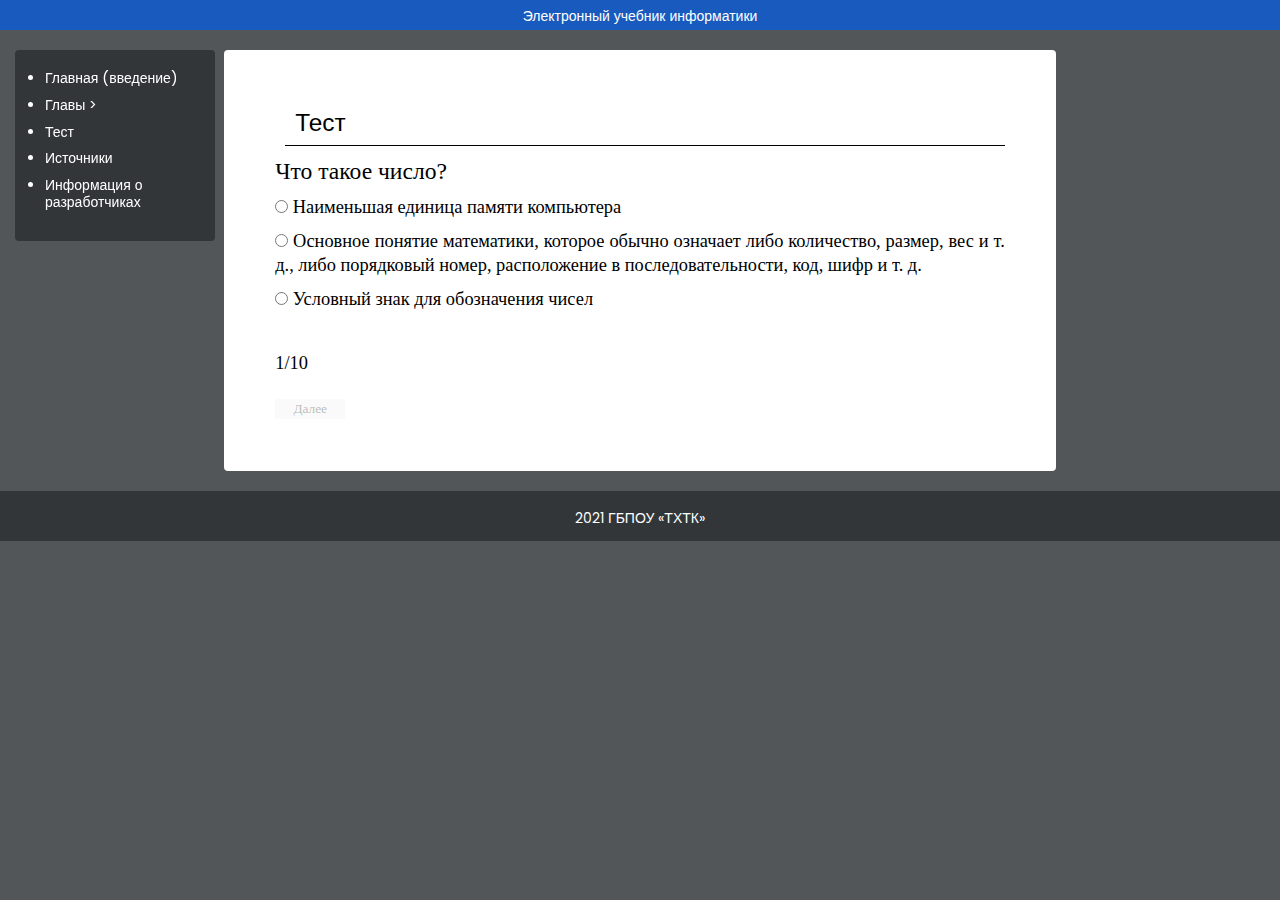
<file: quiz.html>
<!-- файлы с приставкой "_" не отправляются на сборку и игнорируются gulp, их нужно подключать вручную(как в index.html) -->
<!DOCTYPE html>
<html lang="ru">
<head>
    <meta charset="UTF-8">
    <meta name="viewport" content="width=device-width, initial-scale=1.0">
    <title>Учебник</title>

    <link href="https://fonts.googleapis.com/css2?family=Poppins:wght@300;400;500&display=swap" rel="stylesheet">

    <!-- Подключение минимизированных версий стилей:  -->
    <link rel="stylesheet" href="assets/css/style.min.css">
    <!-- полные версии также сохраняются в папке сборки -->

    <!-- Google Fonts -->
    <link rel="preconnect" href="https://fonts.gstatic.com">
    <link href="https://fonts.googleapis.com/css2?family=Poppins:wght@300;400;500;600;700&display=swap" rel="stylesheet">
</head>
<body>
<header class="header">
    <div class="container">
        <div class="header__inner">
            <h1 class="title">Электронный учебник информатики</h1>
        </div>
    </div>
</header>
<div class="flex-container">
<div class="sidebar">
    <div class="container">
        <div class="sidebar__inner">
            <div class="sidebar__menu menu">
                <div class="menu__item">
                    <ul class="list">
                        <a href="index.html"><li class="list__item">Главная (введение)</li></a>
                        <a href="" id="chapter-toggle"><li class="list__item">Главы <span class="arrow"><p>></p></span></li></a>
                        <ul class="list outgoing--list">
                            <a href="chapter_1.html">
                                <li class="list__item">Глава 1. Информация</li>
                            </a>
                            <a href="chapter_2.html">
                                <li class="list__item">Глава 2. Аппапатура</li>
                            </a>
                            <a href="chapter_3.html">
                                <li class="list__item">Глава 3. Программы</li>
                            </a>
                        </ul>
                        <a href="quiz.html"><li class="list__item">Тест</li></a>
                        <a href="sources.html"><li class="list__item">Источники</li></a>
                        <a href="about.html"><li class="list__item">Информация о разработчиках</li></a>
                    </ul>
                </div>
            </div>
        </div>
    </div>
</div>



<main class="main">

    <div class="chapterTitle">
        Тест
    </div>
    <div class="main__text">
        <div class="quiz" id="quiz">
            <div class="quiz-questions" id="questions"></div>
            
            <div class="quiz-indicator" id="indicator">1/10</div>

            <div class="quiz-results" id="results">
                
            </div>

            <div class="quiz-controls">
                <button class="btn-next" id="btn-next" disabled>Далее</button>
                <button class="btn-restart" id="btn-restart">С начала</button>
            </div>
        </div>
    </div>
</main>

</div>
    

    <!-- Подключение минимизированных версий скриптов: -->
    <script src="assets/js/script.min.js"></script>
    <!-- полные версии также сохраняются в папке сборки -->
</body>
<footer class="footer">
    <div class="footer__container">
        <p>2021 ГБПОУ «ТХТК»</p>
    </div>
</footer>
</html>
</file>
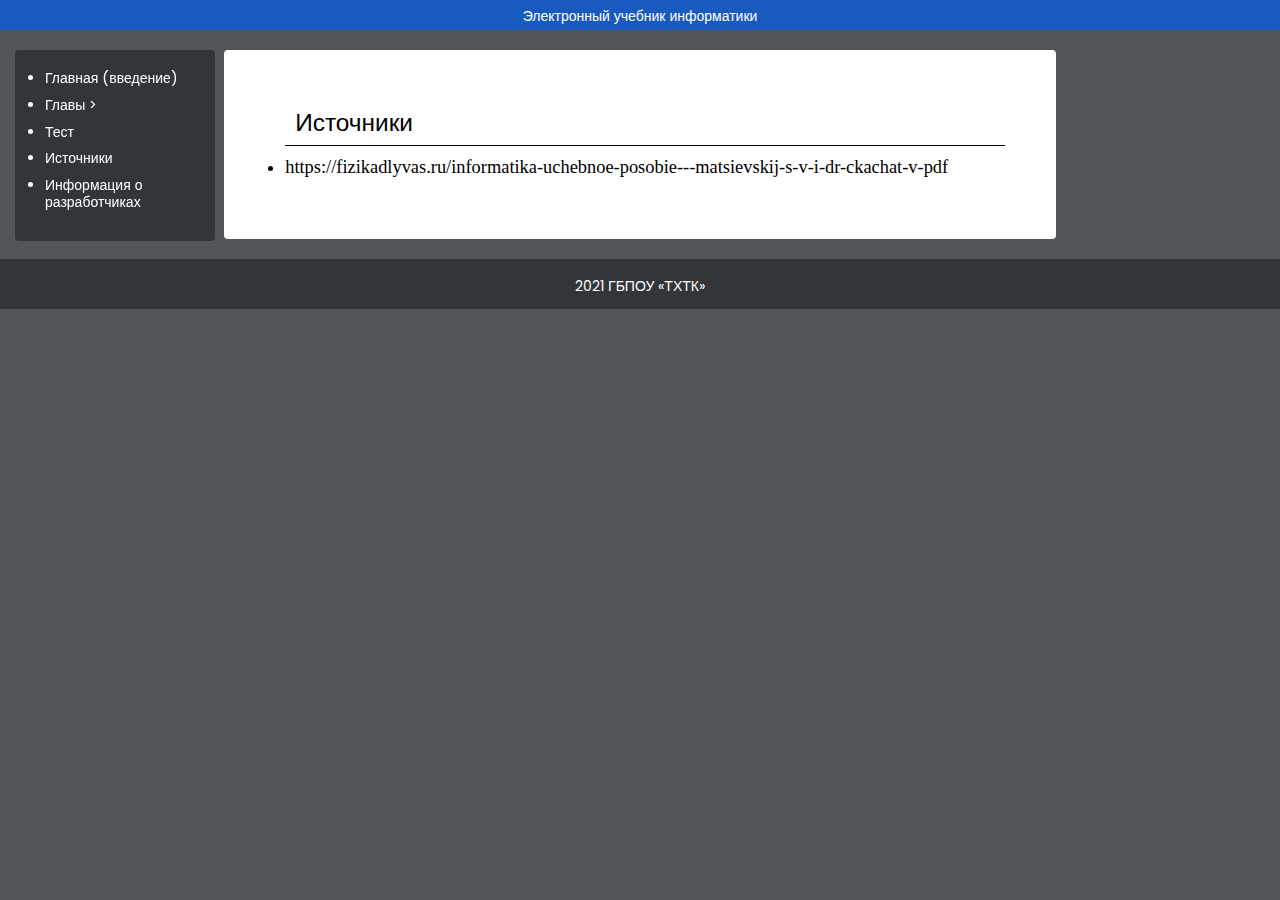
<file: sources.html>
<!-- файлы с приставкой "_" не отправляются на сборку и игнорируются gulp, их нужно подключать вручную(как в index.html) -->
<!DOCTYPE html>
<html lang="ru">
<head>
    <meta charset="UTF-8">
    <meta name="viewport" content="width=device-width, initial-scale=1.0">
    <title>Учебник</title>

    <link href="https://fonts.googleapis.com/css2?family=Poppins:wght@300;400;500&display=swap" rel="stylesheet">

    <!-- Подключение минимизированных версий стилей:  -->
    <link rel="stylesheet" href="assets/css/style.min.css">
    <!-- полные версии также сохраняются в папке сборки -->

    <!-- Google Fonts -->
    <link rel="preconnect" href="https://fonts.gstatic.com">
    <link href="https://fonts.googleapis.com/css2?family=Poppins:wght@300;400;500;600;700&display=swap" rel="stylesheet">
</head>
<body>
<header class="header">
    <div class="container">
        <div class="header__inner">
            <h1 class="title">Электронный учебник информатики</h1>
        </div>
    </div>
</header>
<div class="flex-container">
<div class="sidebar">
    <div class="container">
        <div class="sidebar__inner">
            <div class="sidebar__menu menu">
                <div class="menu__item">
                    <ul class="list">
                        <a href="index.html"><li class="list__item">Главная (введение)</li></a>
                        <a href="" id="chapter-toggle"><li class="list__item">Главы <span class="arrow"><p>></p></span></li></a>
                        <ul class="list outgoing--list">
                            <a href="chapter_1.html">
                                <li class="list__item">Глава 1. Информация</li>
                            </a>
                            <a href="chapter_2.html">
                                <li class="list__item">Глава 2. Аппапатура</li>
                            </a>
                            <a href="chapter_3.html">
                                <li class="list__item">Глава 3. Программы</li>
                            </a>
                        </ul>
                        <a href="quiz.html"><li class="list__item">Тест</li></a>
                        <a href="sources.html"><li class="list__item">Источники</li></a>
                        <a href="about.html"><li class="list__item">Информация о разработчиках</li></a>
                    </ul>
                </div>
            </div>
        </div>
    </div>
</div>



<main class="main">

    <div class="chapterTitle">
        Источники
    </div>
    <div class="main__text">
        
        <ul class="list-sources">
            <li class="list-sources__item"><a href="https://fizikadlyvas.ru/informatika-uchebnoe-posobie---matsievskij-s-v-i-dr-ckachat-v-pdf" class="black">https://fizikadlyvas.ru/informatika-uchebnoe-posobie---matsievskij-s-v-i-dr-ckachat-v-pdf</a></li>
        </ul>
    </div>
</main>

</div>
    

    <!-- Подключение минимизированных версий скриптов: -->
    <script src="assets/js/script.min.js"></script>
    <!-- полные версии также сохраняются в папке сборки -->
</body>
<footer class="footer">
    <div class="footer__container">
        <p>2021 ГБПОУ «ТХТК»</p>
    </div>
</footer>
</html>
</file>
<file: assets/css/style.min.css>
@charset "UTF-8";@font-face{font-family:cBox;font-display:swap;src:url(../fonts/C_BOX.woff) format("woff"),url(../fonts/C_BOX.woff2) format("woff2");font-weight:400;font-style:normal}*{padding:0;margin:0;border:0}*,:after,:before{-webkit-box-sizing:border-box;box-sizing:border-box}:active,:focus{outline:0}a:active,a:focus{outline:0}aside,footer,header,nav{display:block}body,html{font-family:Poppins,sans-serif;height:100%;width:100%;font-size:100%;line-height:1;font-size:14px;-ms-text-size-adjust:100%;-moz-text-size-adjust:100%;-webkit-text-size-adjust:100%;background-color:#525659}button,input,textarea{font-family:inherit}input::-ms-clear{display:none}button{cursor:pointer}button::-moz-focus-inner{padding:0;border:0}a,a:visited{text-decoration:none;color:#fff}a:hover{text-decoration:none}ul li{list-style:none}img{vertical-align:top}h1,h2,h3,h4,h5,h6{font-size:inherit;font-weight:400}.container{max-width:100%;margin:0 auto;position:relative;overflow:hidden}.flex-container{display:-webkit-box;display:-ms-flexbox;display:flex}.header__inner{width:100%;height:30px;background-color:#185abd}.header__inner .title{color:#fff;text-align:center;padding-top:9px}.sidebar__menu{background-color:#323639;max-height:calc(100vh - 80px);margin-top:20px;margin-left:15px;position:fixed;border-radius:4px;overflow:hidden;max-width:200px}.menu{padding:20px 0 20px 20px}.list{margin-left:10px;line-height:1.2}.list__item{list-style-type:disc;color:#fff;margin-bottom:10px}.list-sources{margin-left:10px;line-height:1.2}.list-sources a{color:#000}.list-sources__item{list-style-type:disc;color:#000;margin-bottom:10px}.arrow{display:inline-block;-webkit-transition:all .2s ease;-o-transition:all .2s ease;transition:all .2s ease}.arrow.active{-webkit-transform:translateX(10px) rotate(90deg);-ms-transform:translateX(10px) rotate(90deg);transform:translateX(10px) rotate(90deg)}.outgoing--list{-webkit-transform:translateX(-150%);-ms-transform:translateX(-150%);transform:translateX(-150%);height:0;-webkit-transition:all .3s ease 0s;-o-transition:all .3s ease 0s;transition:all .3s ease 0s}.outgoing--list.visible{-webkit-transform:translateX(0);-ms-transform:translateX(0);transform:translateX(0);height:100%;-webkit-transition:-webkit-transform .3s ease 0s;transition:-webkit-transform .3s ease 0s;-o-transition:transform .3s ease 0s;transition:transform .3s ease 0s;transition:transform .3s ease 0s,-webkit-transform .3s ease 0s}.main{background:#fff;width:65%;max-width:65%;margin:20px auto;padding:4%;overflow-x:hidden;border-radius:4px}.main__text{color:#000;font-family:'Times New Roman',Times,serif;font-size:calc(16px + 4 * ((100vw - 320px)/ 1600));line-height:1.3;text-align:justify}.main__text p{padding-bottom:15px;text-indent:15px}.main .image{font-style:italic;font-size:calc(20px + 4 * ((100vw - 320px)/ 1600));font-weight:700}.main .image:before{content:'•'}.main .image img{display:block;margin:0 auto;max-width:600px;margin-top:15px}.main .bold{font-weight:700}.chapterTitle{position:relative;padding:10px;margin:0 0 10px 10px;color:#000;font-size:calc(16px + 14 * ((100vw - 320px)/ 1600))}.chapterTitle:before{content:"";background-color:#000;position:absolute;width:100%;height:1px;left:0;bottom:0}.quiz{margin:0 auto;width:100%}.quiz-indicator,.quiz-questions,.quiz-results{margin-bottom:20px}.quiz-questions-item,.quiz-results-item{margin-bottom:40px}.quiz-questions-item__question,.quiz-results-item__question{margin-bottom:10px;font-size:calc(20px + 6 * ((100vw - 320px)/ 1600));font-style:bold}u{text-decoration:none}.quiz-results{display:none}.btn-next{width:70px;height:20px}.btn-restart{display:none;width:70px;height:20px}.btn-next--hidden,.indicator--hidden,.questions--hidden{display:none}.btn-restart--visible,.results--visible{display:block}.answer--invalid{color:red}.answer--valid{color:green}.centered-text{text-align:center;font-size:calc(20px + 6 * ((100vw - 320px)/ 1600));font-weight:700;margin-top:20px}.centered-text.about{margin-top:20%}.quiz-questions-item__answers li{margin-bottom:10px}.quiz-results-item__answers li{margin-bottom:10px;list-style:disc}.subtitle{font-size:calc(20px + 6 * ((100vw - 320px)/ 1600));font-weight:700;margin-top:20px}.power{font-size:calc(10px + 4 * ((100vw - 320px)/ 1600));margin-bottom:10px}.power-up{font-size:calc(10px + 4 * ((100vw - 320px)/ 1600));position:absolute}.footer{max-width:100%;width:100%;background-color:#323639;height:50px;padding:20px 0 20px 0;color:#fff}.footer__container{display:-webkit-box;display:-ms-flexbox;display:flex;-ms-flex-pack:distribute;justify-content:space-around;margin:0 auto}
</file>
